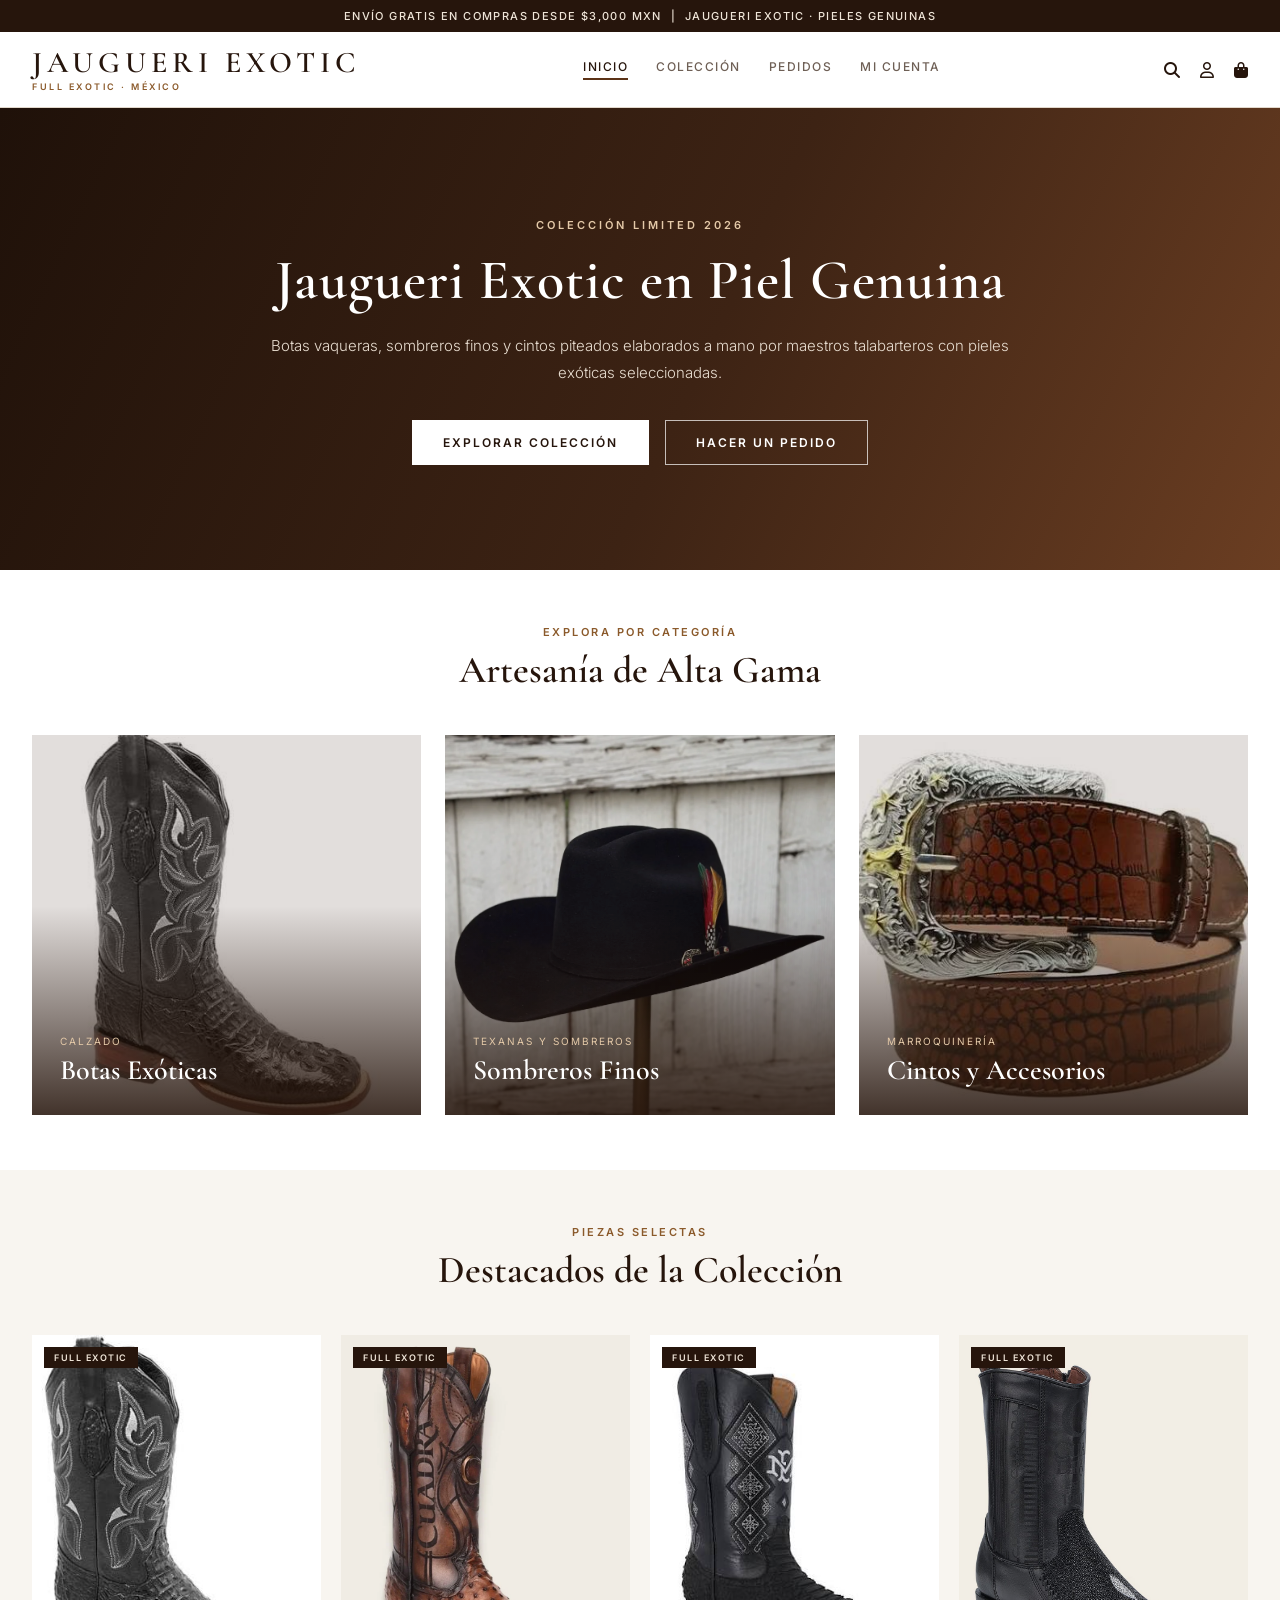
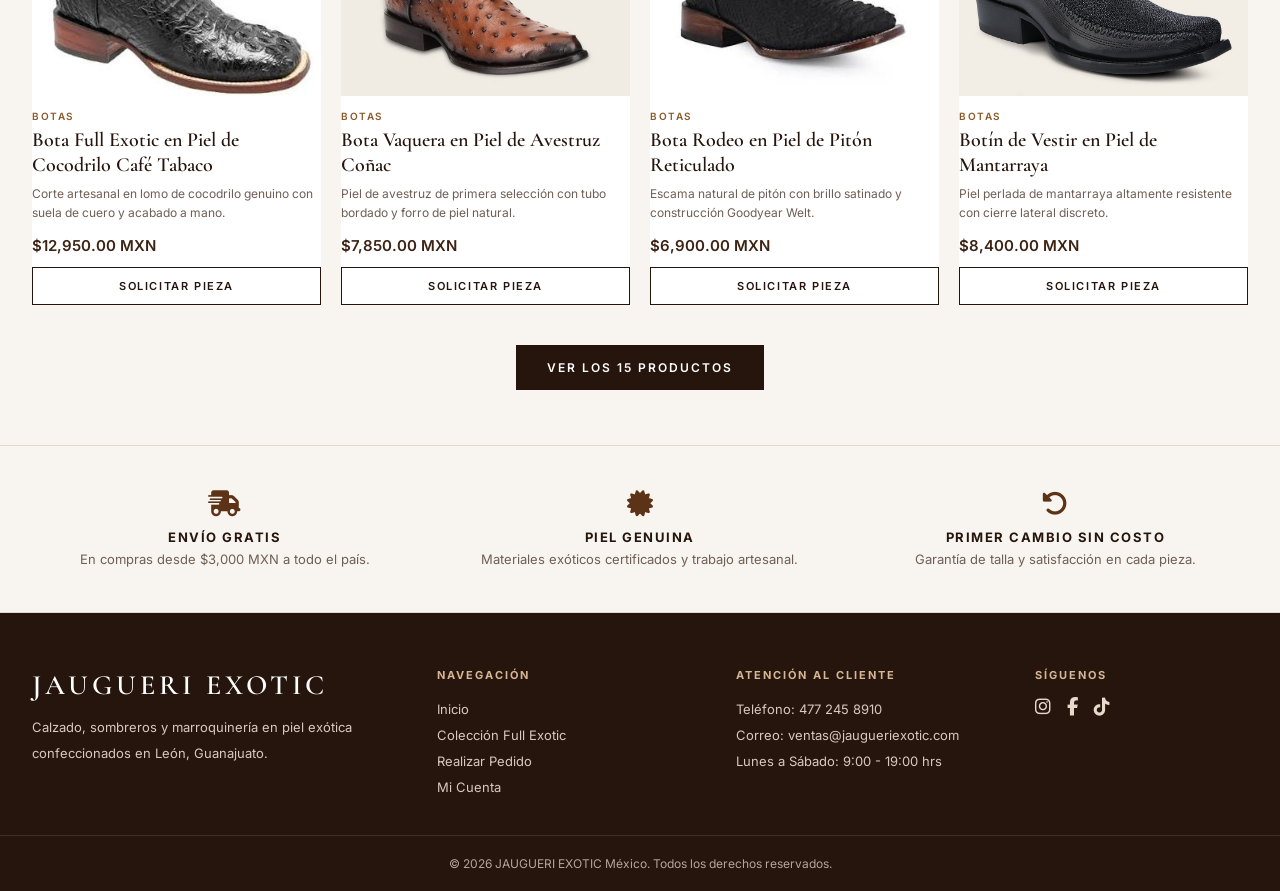
<file: index.html>
<!DOCTYPE html>
<html lang="es">
<head>
    <meta charset="UTF-8">
    <meta name="viewport" content="width=device-width, initial-scale=1.0">
    <meta name="description" content="Jaugueri Exotic — Calzado, sombreros y marroquinería en piel genuina exótica.">
    <title>JAUGUERI EXOTIC | Pieles Exóticas y Marroquinería</title>
    <link rel="stylesheet" href="styles.css">
    <link href="https://fonts.googleapis.com/css2?family=Cormorant+Garamond:wght@500;600;700&family=Inter:wght@300;400;500;600;700&display=swap" rel="stylesheet">
    <link rel="stylesheet" href="https://cdnjs.cloudflare.com/ajax/libs/font-awesome/6.4.0/css/all.min.css">
</head>

<body data-page="inicio">

<div class="barra-anuncio">
    ENVÍO GRATIS EN COMPRAS DESDE $3,000 MXN &nbsp;|&nbsp; JAUGUERI EXOTIC · PIELES GENUINAS
</div>

<header class="header-lujo">
    <div class="header-contenedor">
        <button type="button" class="btn-menu-movil" id="btnMenuMovil" aria-label="Abrir menú">
            <i class="fa-solid fa-bars"></i>
        </button>

        <a href="index.html" class="marca-logo">
            <span class="marca-titulo">JAUGUERI EXOTIC</span>
            <span class="marca-subtitulo">FULL EXOTIC · MÉXICO</span>
        </a>

        <nav class="nav-principal" id="navPrincipal" aria-label="Navegación principal">
            <a href="index.html" class="link-nav activo">Inicio</a>
            <a href="productos.html" class="link-nav">Colección</a>
            <a href="pedidos.html" class="link-nav">Pedidos</a>
            <a href="usuarios.html" class="link-nav" id="navCuentaLink">Mi Cuenta</a>
        </nav>

        <div class="header-iconos">
            <a href="productos.html" aria-label="Buscar colección"><i class="fa-solid fa-magnifying-glass"></i></a>
            <a href="usuarios.html" aria-label="Mi cuenta" class="icono-usuario-header" id="iconoUsuarioHeader">
                <i class="fa-regular fa-user"></i>
                <span id="nombreUsuarioHeader" class="nombre-header oculto"></span>
            </a>
            <a href="pedidos.html" aria-label="Realizar pedido"><i class="fa-solid fa-bag-shopping"></i></a>
        </div>
    </div>
</header>

<main>

    <section class="hero-editorial">
        <div class="hero-contenido">
            <span class="hero-etiqueta">COLECCIÓN LIMITED 2026</span>
            <h1>Jaugueri Exotic en Piel Genuina</h1>
            <p>
                Botas vaqueras, sombreros finos y cintos piteados elaborados a mano por maestros
                talabarteros con pieles exóticas seleccionadas.
            </p>
            <div class="hero-acciones">
                <a href="productos.html" class="btn-lujo">Explorar Colección</a>
                <a href="pedidos.html" class="btn-lujo-contorno">Hacer un Pedido</a>
            </div>
        </div>
    </section>

    <section class="seccion-contenedor">
        <div class="encabezado-seccion">
            <span class="subtitulo-seccion">EXPLORA POR CATEGORÍA</span>
            <h2>Artesanía de Alta Gama</h2>
        </div>

        <div class="grid-categorias">
            <a href="productos.html?cat=Botas" class="card-categoria">
                <img src="img/bota_cocodrilo.jpg" alt="Botas Exóticas"
                     onerror="this.src='https://via.placeholder.com/500x600/3d2314/FFFFFF?text=Botas+Exoticas'">
                <div class="overlay-categoria">
                    <span>CALZADO</span>
                    <h3>Botas Exóticas</h3>
                </div>
            </a>

            <a href="productos.html?cat=Sombreros" class="card-categoria">
                <img src="img/sombrero_castor.jpg" alt="Sombreros Finos"
                     onerror="this.src='https://via.placeholder.com/500x600/4e2e1a/FFFFFF?text=Sombreros+Finos'">
                <div class="overlay-categoria">
                    <span>TEXANAS Y SOMBREROS</span>
                    <h3>Sombreros Finos</h3>
                </div>
            </a>

            <a href="productos.html?cat=Cintos" class="card-categoria">
                <img src="img/cinto_cocodrilo.jpg" alt="Cintos y Accesorios"
                     onerror="this.src='https://via.placeholder.com/500x600/5c3822/FFFFFF?text=Cintos+Exoticos'">
                <div class="overlay-categoria">
                    <span>MARROQUINERÍA</span>
                    <h3>Cintos y Accesorios</h3>
                </div>
            </a>
        </div>
    </section>

    <section class="seccion-contenedor seccion-clara">
        <div class="encabezado-seccion">
            <span class="subtitulo-seccion">PIEZAS SELECTAS</span>
            <h2>Destacados de la Colección</h2>
        </div>

        <div id="destacadosInicio" class="grid-productos"></div>

        <div class="centro-accion">
            <a href="productos.html" class="btn-lujo">Ver los 15 Productos</a>
        </div>
    </section>

    <section class="franja-beneficios">
        <div class="beneficio-item">
            <i class="fa-solid fa-truck-fast"></i>
            <h4>Envío Gratis</h4>
            <p>En compras desde $3,000 MXN a todo el país.</p>
        </div>
        <div class="beneficio-item">
            <i class="fa-solid fa-certificate"></i>
            <h4>Piel Genuina</h4>
            <p>Materiales exóticos certificados y trabajo artesanal.</p>
        </div>
        <div class="beneficio-item">
            <i class="fa-solid fa-rotate-left"></i>
            <h4>Primer Cambio Sin Costo</h4>
            <p>Garantía de talla y satisfacción en cada pieza.</p>
        </div>
    </section>

</main>

<footer class="footer-lujo">
    <div class="footer-grid">
        <div>
            <h3 class="footer-marca">JAUGUERI EXOTIC</h3>
            <p>Calzado, sombreros y marroquinería en piel exótica confeccionados en León, Guanajuato.</p>
        </div>
        <div>
            <h4>Navegación</h4>
            <ul>
                <li><a href="index.html">Inicio</a></li>
                <li><a href="productos.html">Colección Full Exotic</a></li>
                <li><a href="pedidos.html">Realizar Pedido</a></li>
                <li><a href="usuarios.html">Mi Cuenta</a></li>
            </ul>
        </div>
        <div>
            <h4>Atención al Cliente</h4>
            <ul>
                <li>Teléfono: 477 245 8910</li>
                <li>Correo: ventas@jaugueriexotic.com</li>
                <li>Lunes a Sábado: 9:00 - 19:00 hrs</li>
            </ul>
        </div>
        <div>
            <h4>Síguenos</h4>
            <div class="redes-footer">
                <a href="#" aria-label="Instagram"><i class="fa-brands fa-instagram"></i></a>
                <a href="#" aria-label="Facebook"><i class="fa-brands fa-facebook-f"></i></a>
                <a href="#" aria-label="TikTok"><i class="fa-brands fa-tiktok"></i></a>
            </div>
        </div>
    </div>
    <div class="footer-bottom">
        © 2026 JAUGUERI EXOTIC México. Todos los derechos reservados.
    </div>
</footer>

<script src="script.js"></script>
</body>
</html>
</file>
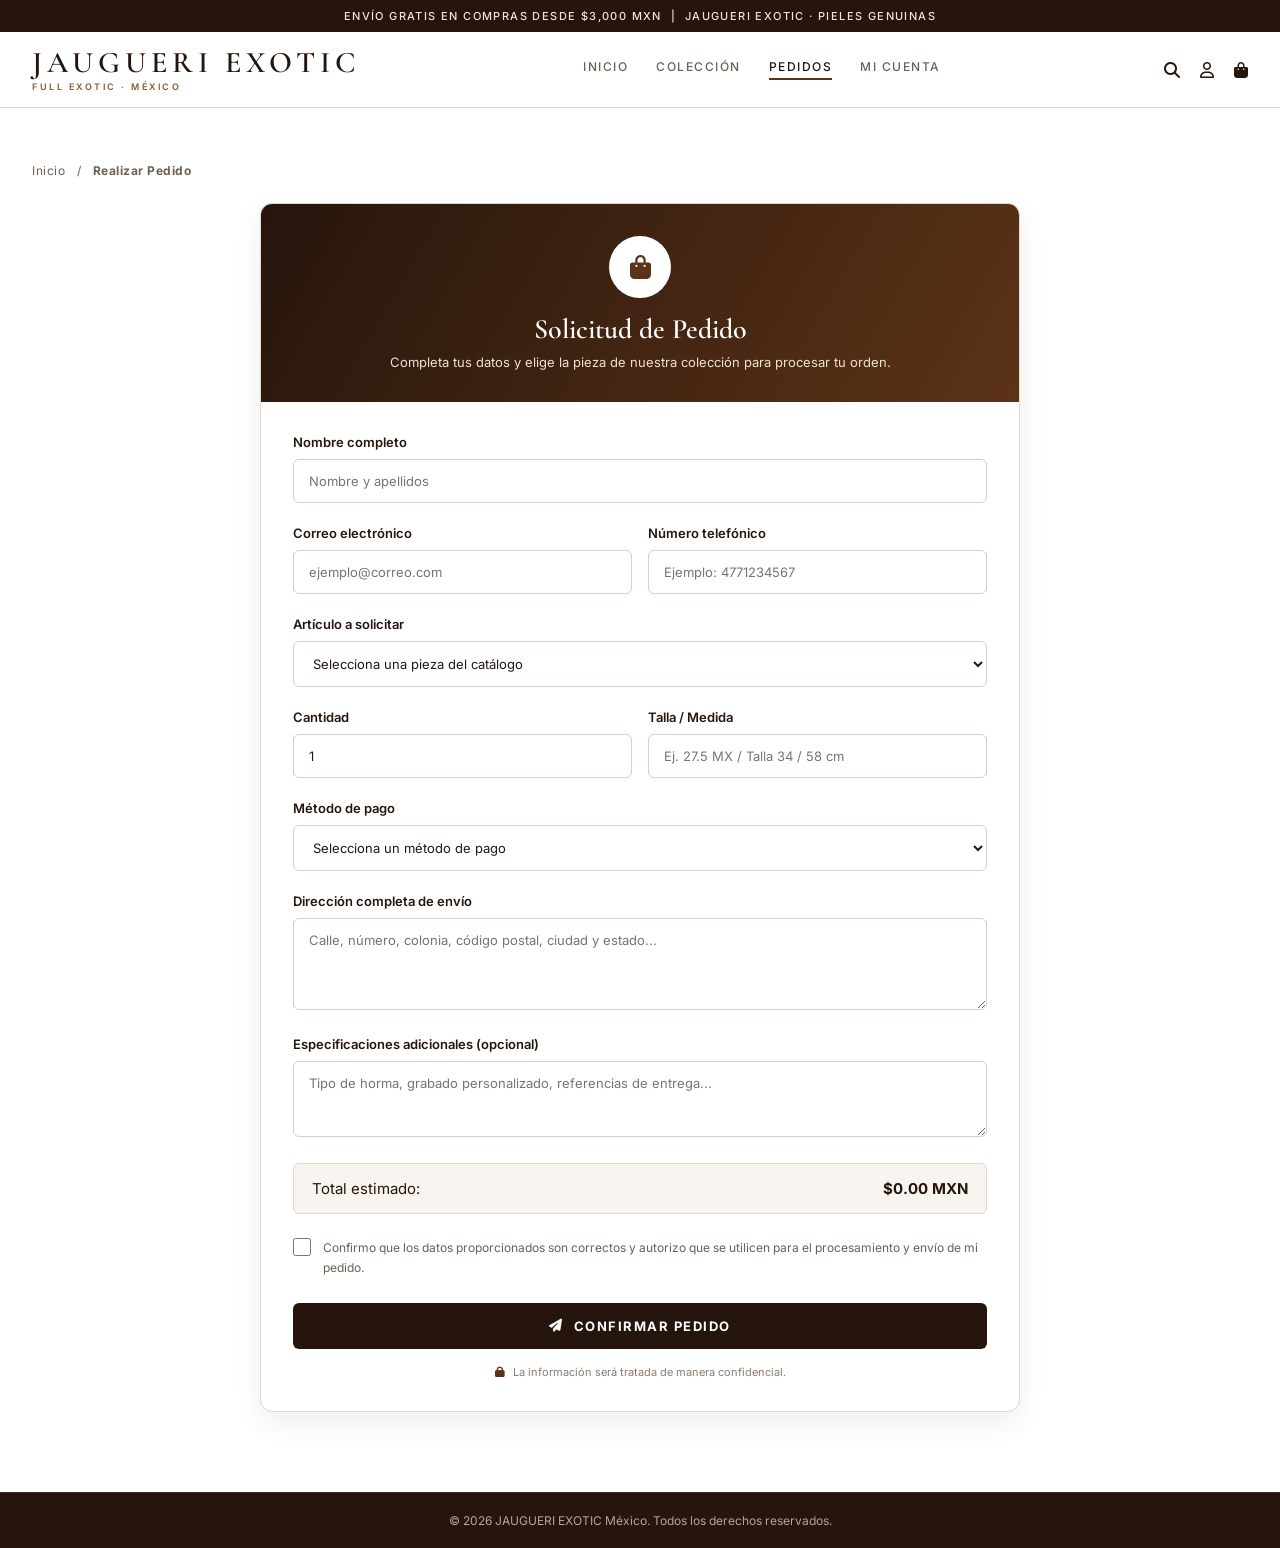
<file: pedidos.html>
<!DOCTYPE html>
<html lang="es">
<head>
    <meta charset="UTF-8">
    <meta name="viewport" content="width=device-width, initial-scale=1.0">
    <title>Pedidos | JAUGUERI EXOTIC</title>
    <link rel="stylesheet" href="styles.css">
    <link href="https://fonts.googleapis.com/css2?family=Cormorant+Garamond:wght@500;600;700&family=Inter:wght@300;400;500;600;700&display=swap" rel="stylesheet">
    <link rel="stylesheet" href="https://cdnjs.cloudflare.com/ajax/libs/font-awesome/6.4.0/css/all.min.css">
</head>

<body data-page="pedidos">

<div class="barra-anuncio">
    ENVÍO GRATIS EN COMPRAS DESDE $3,000 MXN &nbsp;|&nbsp; JAUGUERI EXOTIC · PIELES GENUINAS
</div>

<header class="header-lujo">
    <div class="header-contenedor">
        <button type="button" class="btn-menu-movil" id="btnMenuMovil" aria-label="Abrir menú">
            <i class="fa-solid fa-bars"></i>
        </button>

        <a href="index.html" class="marca-logo">
            <span class="marca-titulo">JAUGUERI EXOTIC</span>
            <span class="marca-subtitulo">FULL EXOTIC · MÉXICO</span>
        </a>

        <nav class="nav-principal" id="navPrincipal" aria-label="Navegación principal">
            <a href="index.html" class="link-nav">Inicio</a>
            <a href="productos.html" class="link-nav">Colección</a>
            <a href="pedidos.html" class="link-nav activo">Pedidos</a>
            <a href="usuarios.html" class="link-nav" id="navCuentaLink">Mi Cuenta</a>
        </nav>

        <div class="header-iconos">
            <a href="productos.html" aria-label="Buscar colección"><i class="fa-solid fa-magnifying-glass"></i></a>
            <a href="usuarios.html" aria-label="Mi cuenta" class="icono-usuario-header" id="iconoUsuarioHeader">
                <i class="fa-regular fa-user"></i>
                <span id="nombreUsuarioHeader" class="nombre-header oculto"></span>
            </a>
            <a href="pedidos.html" aria-label="Realizar pedido"><i class="fa-solid fa-bag-shopping"></i></a>
        </div>
    </div>
</header>

<main class="seccion-contenedor">

    <div class="migas-pan">
        <a href="index.html">Inicio</a> <span>/</span> <strong>Realizar Pedido</strong>
    </div>

    <section class="contenedor-formulario">
        <form class="formulario" id="formPedido" method="POST" action="guardar_pedido.php" novalidate>

            <header class="encabezado-formulario">
                <section class="icono-principal">
                    <i class="fa-solid fa-bag-shopping"></i>
                </section>
                <h2>Solicitud de Pedido</h2>
                <p>Completa tus datos y elige la pieza de nuestra colección para procesar tu orden.</p>
            </header>

            <section class="contenido-formulario">

                <section class="campo">
                    <label for="nombreCliente">Nombre completo</label>
                    <input type="text" id="nombreCliente" name="nombre_cliente"
                        placeholder="Nombre y apellidos" maxlength="100" required>
                </section>

                <section class="campo-doble">
                    <section class="campo">
                        <label for="correoCliente">Correo electrónico</label>
                        <input type="email" id="correoCliente" name="correo"
                            placeholder="ejemplo@correo.com" maxlength="100" required>
                    </section>

                    <section class="campo">
                        <label for="telefonoCliente">Número telefónico</label>
                        <input type="tel" id="telefonoCliente" name="telefono"
                            placeholder="Ejemplo: 4771234567" maxlength="20"
                            pattern="[0-9+\-\s()]{10,20}" required>
                    </section>
                </section>

                <section class="campo">
                    <label for="productoPedido">Artículo a solicitar</label>
                    <select id="productoPedido" name="producto" required>
                        <option value="">Selecciona una pieza del catálogo</option>
                    </select>
                </section>

                <section class="campo-doble">
                    <section class="campo">
                        <label for="cantidadPedido">Cantidad</label>
                        <input type="number" id="cantidadPedido" name="cantidad"
                            min="1" max="50" value="1" required>
                    </section>

                    <section class="campo">
                        <label for="tallaPedido">Talla / Medida</label>
                        <input type="text" id="tallaPedido" name="talla"
                            placeholder="Ej. 27.5 MX / Talla 34 / 58 cm" maxlength="40" required>
                    </section>
                </section>

                <section class="campo">
                    <label for="metodoPago">Método de pago</label>
                    <select id="metodoPago" name="metodo_pago" required>
                        <option value="">Selecciona un método de pago</option>
                        <option value="Transferencia bancaria">Transferencia bancaria</option>
                        <option value="Tarjeta de crédito o débito">Tarjeta de crédito o débito</option>
                        <option value="Pago contra entrega">Pago contra entrega</option>
                        <option value="Depósito en efectivo">Depósito en efectivo</option>
                    </select>
                </section>

                <section class="campo">
                    <label for="direccionPedido">Dirección completa de envío</label>
                    <textarea id="direccionPedido" name="direccion"
                        rows="4" maxlength="500" required
                        placeholder="Calle, número, colonia, código postal, ciudad y estado..."></textarea>
                </section>

                <section class="campo">
                    <label for="notasPedido">Especificaciones adicionales (opcional)</label>
                    <textarea id="notasPedido" name="notas"
                        rows="3" maxlength="500"
                        placeholder="Tipo de horma, grabado personalizado, referencias de entrega..."></textarea>
                </section>

                <section class="resumen-total">
                    <span>Total estimado:</span>
                    <strong id="totalPedidoTexto">$0.00 MXN</strong>
                </section>

                <section class="aceptacion">
                    <input type="checkbox" id="aceptoPedido" required>
                    <label for="aceptoPedido">
                        Confirmo que los datos proporcionados son correctos y autorizo que se
                        utilicen para el procesamiento y envío de mi pedido.
                    </label>
                </section>

                <section class="acciones">
                    <button type="submit" class="boton">
                        <i class="fa-solid fa-paper-plane"></i>
                        <span class="texto-boton">Confirmar pedido</span>
                        <span class="spinner" aria-hidden="true"></span>
                    </button>

                    <p class="confidencialidad">
                        <i class="fa-solid fa-lock"></i>
                        La información será tratada de manera confidencial.
                    </p>

                    <p id="respuestaPedido" class="respuesta-formulario"
                        role="status" aria-live="polite"></p>
                </section>

            </section>
        </form>
    </section>

</main>

<footer class="footer-lujo">
    <div class="footer-bottom">
        © 2026 JAUGUERI EXOTIC México. Todos los derechos reservados.
    </div>
</footer>

<script src="script.js"></script>
</body>
</html>
</file>
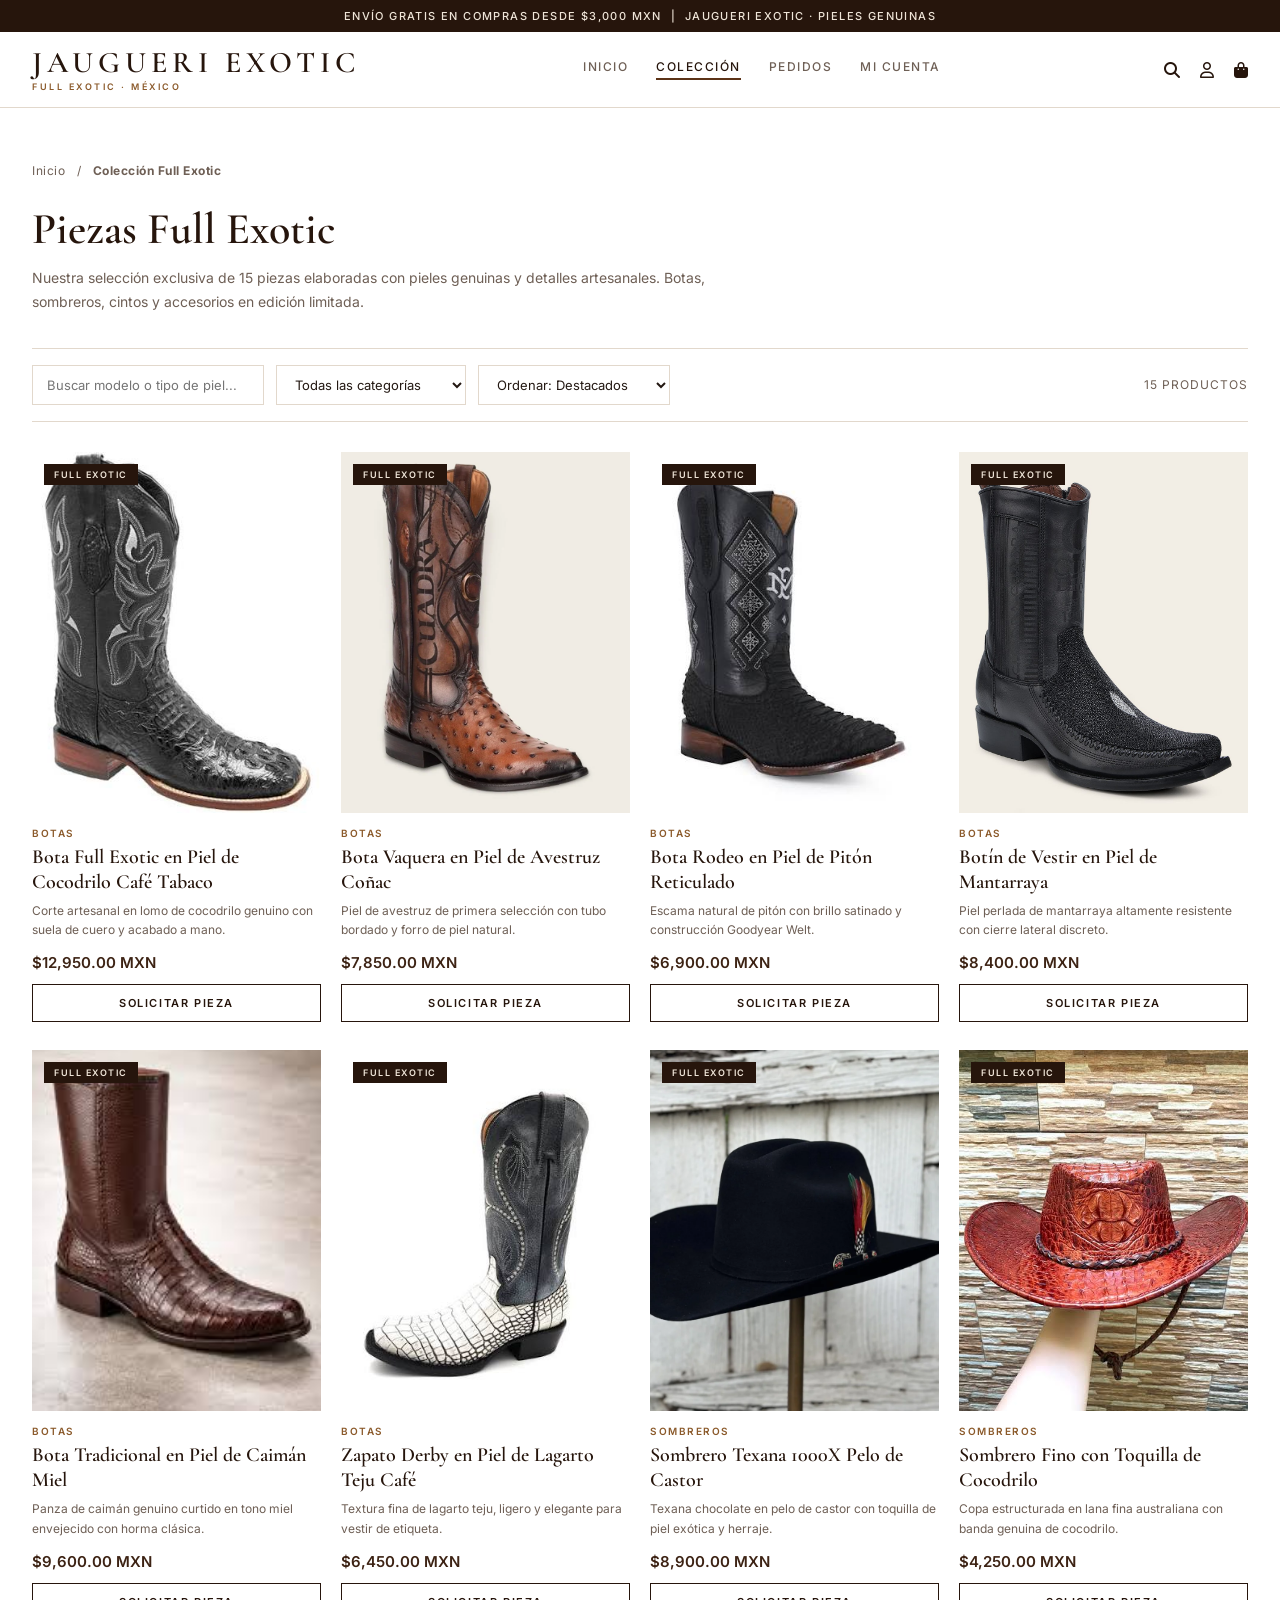
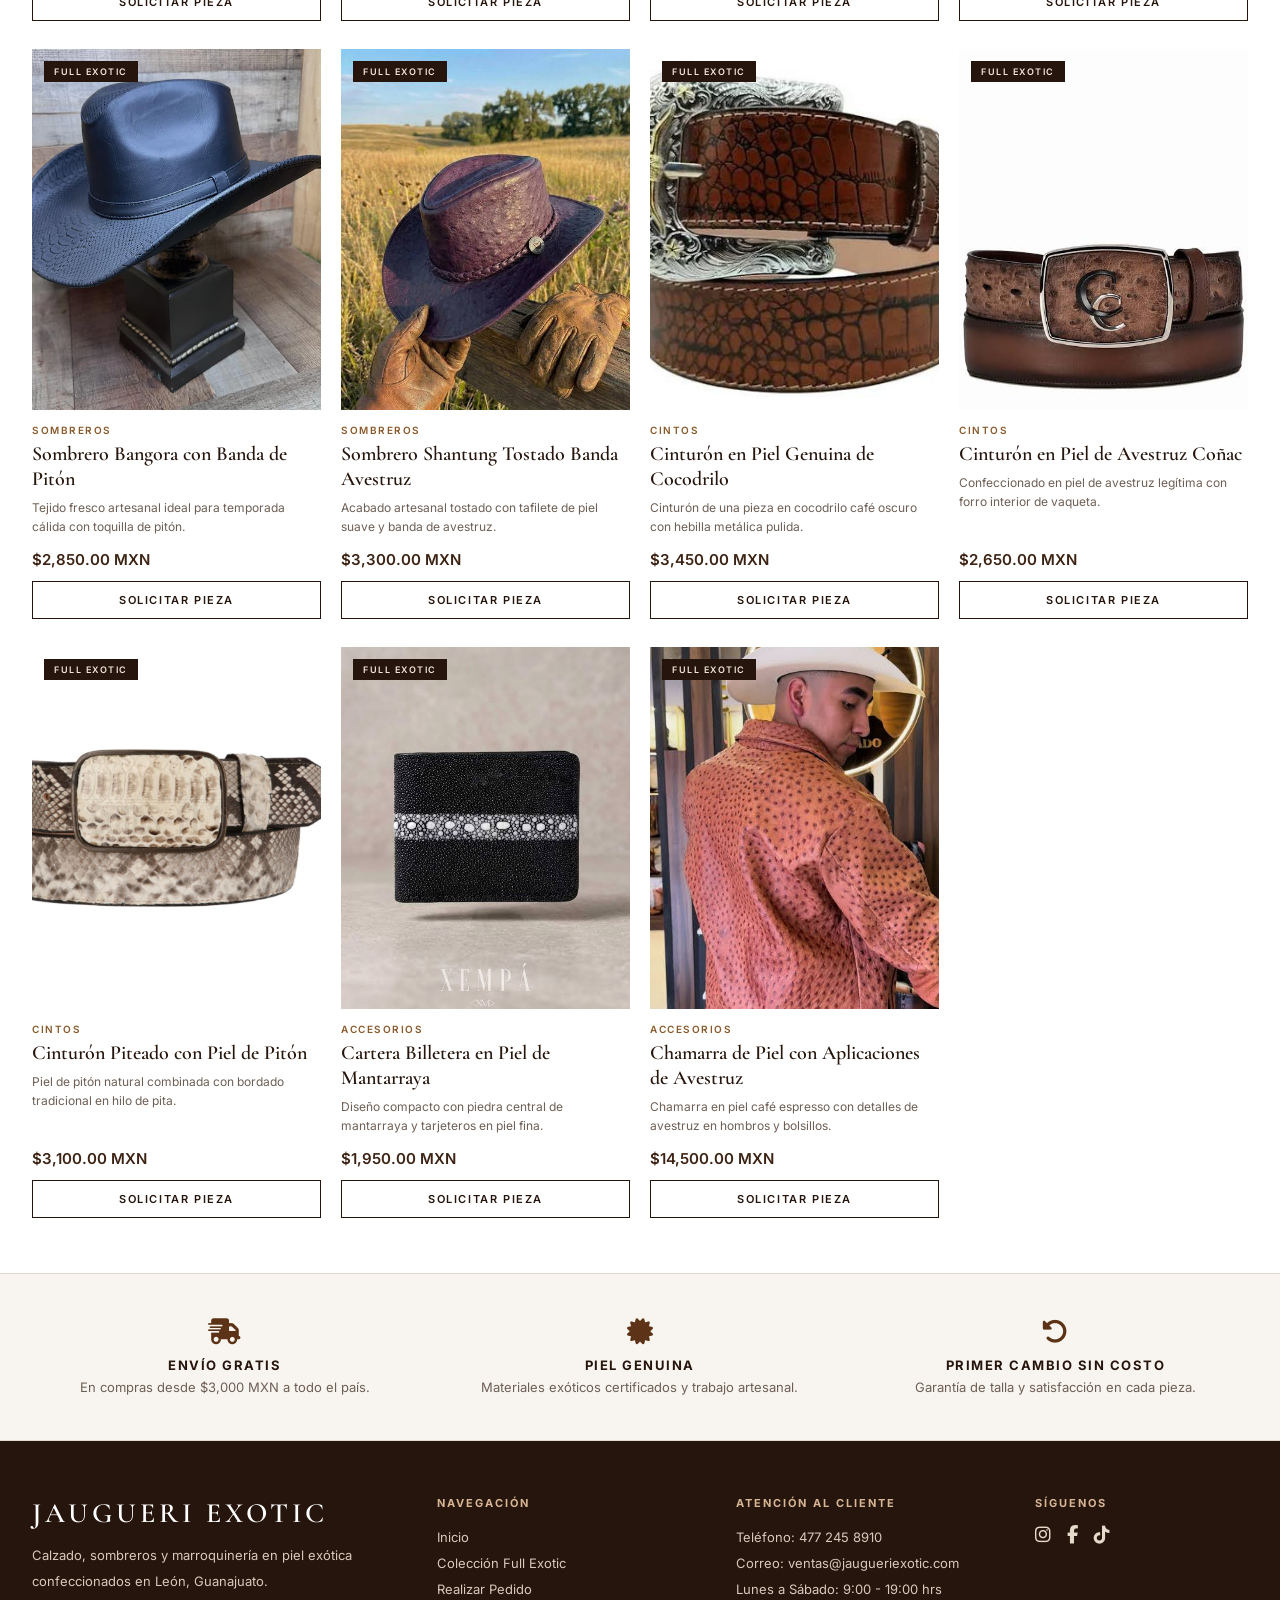
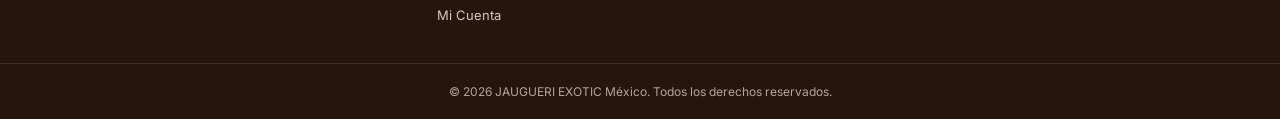
<file: productos.html>
<!DOCTYPE html>
<html lang="es">
<head>
    <meta charset="UTF-8">
    <meta name="viewport" content="width=device-width, initial-scale=1.0">
    <title>Colección Full Exotic | JAUGUERI EXOTIC</title>
    <link rel="stylesheet" href="styles.css">
    <link href="https://fonts.googleapis.com/css2?family=Cormorant+Garamond:wght@500;600;700&family=Inter:wght@300;400;500;600;700&display=swap" rel="stylesheet">
    <link rel="stylesheet" href="https://cdnjs.cloudflare.com/ajax/libs/font-awesome/6.4.0/css/all.min.css">
</head>

<body data-page="productos">

<div class="barra-anuncio">
    ENVÍO GRATIS EN COMPRAS DESDE $3,000 MXN &nbsp;|&nbsp; JAUGUERI EXOTIC · PIELES GENUINAS
</div>

<header class="header-lujo">
    <div class="header-contenedor">
        <button type="button" class="btn-menu-movil" id="btnMenuMovil" aria-label="Abrir menú">
            <i class="fa-solid fa-bars"></i>
        </button>

        <a href="index.html" class="marca-logo">
            <span class="marca-titulo">JAUGUERI EXOTIC</span>
            <span class="marca-subtitulo">FULL EXOTIC · MÉXICO</span>
        </a>

        <nav class="nav-principal" id="navPrincipal" aria-label="Navegación principal">
            <a href="index.html" class="link-nav">Inicio</a>
            <a href="productos.html" class="link-nav activo">Colección</a>
            <a href="pedidos.html" class="link-nav">Pedidos</a>
            <a href="usuarios.html" class="link-nav" id="navCuentaLink">Mi Cuenta</a>
        </nav>

        <div class="header-iconos">
            <a href="productos.html" aria-label="Buscar colección"><i class="fa-solid fa-magnifying-glass"></i></a>
            <a href="usuarios.html" aria-label="Mi cuenta" class="icono-usuario-header" id="iconoUsuarioHeader">
                <i class="fa-regular fa-user"></i>
                <span id="nombreUsuarioHeader" class="nombre-header oculto"></span>
            </a>
            <a href="pedidos.html" aria-label="Realizar pedido"><i class="fa-solid fa-bag-shopping"></i></a>
        </div>
    </div>
</header>

<main class="seccion-contenedor">

    <div class="migas-pan">
        <a href="index.html">Inicio</a> <span>/</span> <strong>Colección Full Exotic</strong>
    </div>

    <div class="encabezado-coleccion">
        <h1>Piezas Full Exotic</h1>
        <p>
            Nuestra selección exclusiva de 15 piezas elaboradas con pieles genuinas y detalles
            artesanales. Botas, sombreros, cintos y accesorios en edición limitada.
        </p>
    </div>

    <div class="barra-herramientas">
        <div class="filtros-grupo">
            <input type="text" id="buscadorProductos" placeholder="Buscar modelo o tipo de piel...">
            <select id="filtroCategoria">
                <option value="todas">Todas las categorías</option>
                <option value="Botas">Botas</option>
                <option value="Sombreros">Sombreros</option>
                <option value="Cintos">Cintos</option>
                <option value="Accesorios">Accesorios</option>
            </select>
            <select id="ordenPrecio">
                <option value="destacados">Ordenar: Destacados</option>
                <option value="menor">Precio: Menor a Mayor</option>
                <option value="mayor">Precio: Mayor a Menor</option>
            </select>
        </div>
        <span id="contadorProductos" class="contador-productos">15 productos</span>
    </div>

    <section id="catalogoProductos" class="grid-productos"></section>

</main>

<section class="franja-beneficios">
    <div class="beneficio-item">
        <i class="fa-solid fa-truck-fast"></i>
        <h4>Envío Gratis</h4>
        <p>En compras desde $3,000 MXN a todo el país.</p>
    </div>
    <div class="beneficio-item">
        <i class="fa-solid fa-certificate"></i>
        <h4>Piel Genuina</h4>
        <p>Materiales exóticos certificados y trabajo artesanal.</p>
    </div>
    <div class="beneficio-item">
        <i class="fa-solid fa-rotate-left"></i>
        <h4>Primer Cambio Sin Costo</h4>
        <p>Garantía de talla y satisfacción en cada pieza.</p>
    </div>
</section>

<footer class="footer-lujo">
    <div class="footer-grid">
        <div>
            <h3 class="footer-marca">JAUGUERI EXOTIC</h3>
            <p>Calzado, sombreros y marroquinería en piel exótica confeccionados en León, Guanajuato.</p>
        </div>
        <div>
            <h4>Navegación</h4>
            <ul>
                <li><a href="index.html">Inicio</a></li>
                <li><a href="productos.html">Colección Full Exotic</a></li>
                <li><a href="pedidos.html">Realizar Pedido</a></li>
                <li><a href="usuarios.html">Mi Cuenta</a></li>
            </ul>
        </div>
        <div>
            <h4>Atención al Cliente</h4>
            <ul>
                <li>Teléfono: 477 245 8910</li>
                <li>Correo: ventas@jaugueriexotic.com</li>
                <li>Lunes a Sábado: 9:00 - 19:00 hrs</li>
            </ul>
        </div>
        <div>
            <h4>Síguenos</h4>
            <div class="redes-footer">
                <a href="#" aria-label="Instagram"><i class="fa-brands fa-instagram"></i></a>
                <a href="#" aria-label="Facebook"><i class="fa-brands fa-facebook-f"></i></a>
                <a href="#" aria-label="TikTok"><i class="fa-brands fa-tiktok"></i></a>
            </div>
        </div>
    </div>
    <div class="footer-bottom">
        © 2026 JAUGUERI EXOTIC México. Todos los derechos reservados.
    </div>
</footer>

<script src="script.js"></script>
</body>
</html>
</file>
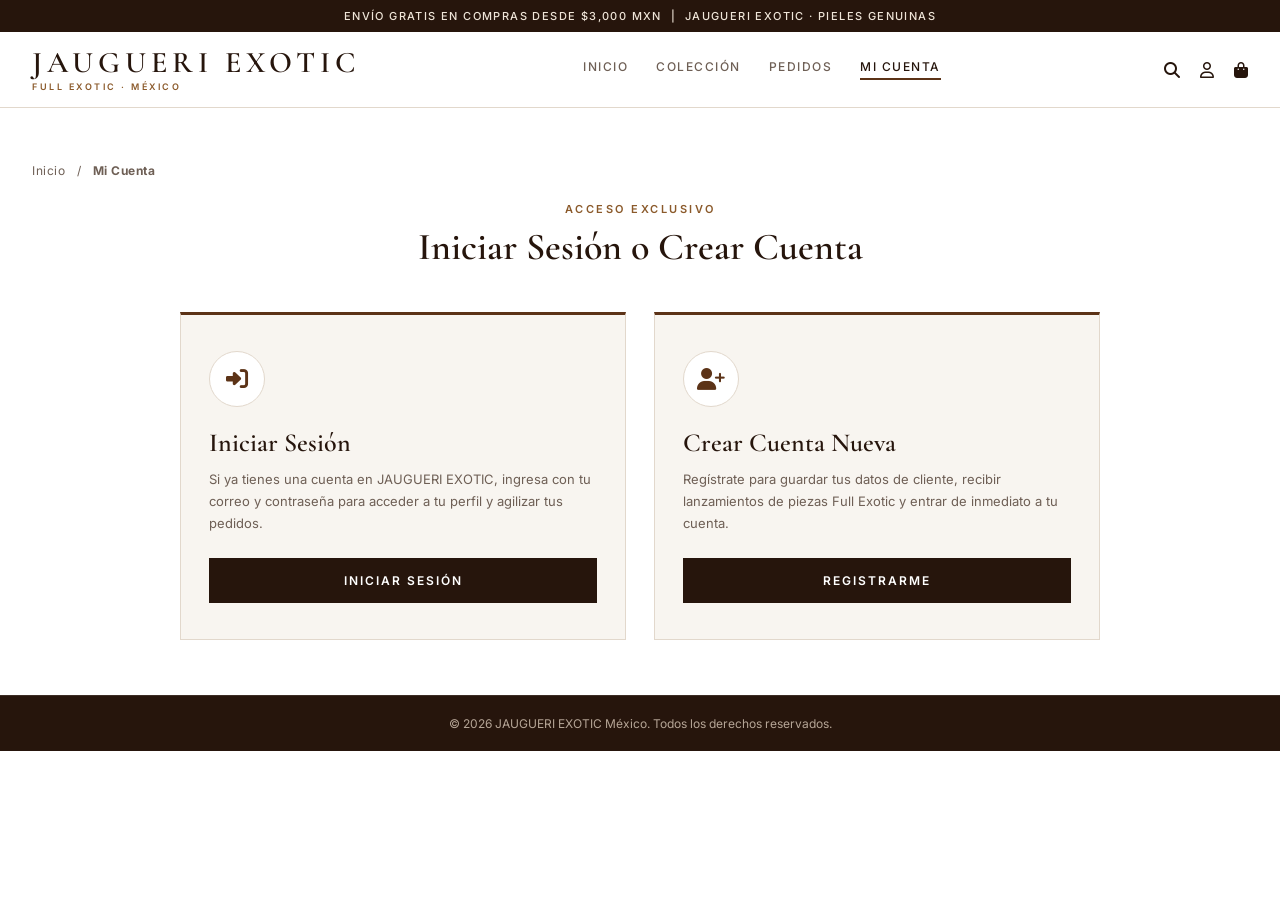
<file: usuarios.html>
<!DOCTYPE html>
<html lang="es">
<head>
    <meta charset="UTF-8">
    <meta name="viewport" content="width=device-width, initial-scale=1.0">
    <title>Mi Cuenta | JAUGUERI EXOTIC</title>
    <link rel="stylesheet" href="styles.css">
    <link href="https://fonts.googleapis.com/css2?family=Cormorant+Garamond:wght@500;600;700&family=Inter:wght@300;400;500;600;700&display=swap" rel="stylesheet">
    <link rel="stylesheet" href="https://cdnjs.cloudflare.com/ajax/libs/font-awesome/6.4.0/css/all.min.css">
</head>

<body data-page="usuarios">

<div class="barra-anuncio">
    ENVÍO GRATIS EN COMPRAS DESDE $3,000 MXN &nbsp;|&nbsp; JAUGUERI EXOTIC · PIELES GENUINAS
</div>

<header class="header-lujo">
    <div class="header-contenedor">
        <button type="button" class="btn-menu-movil" id="btnMenuMovil" aria-label="Abrir menú">
            <i class="fa-solid fa-bars"></i>
        </button>

        <a href="index.html" class="marca-logo">
            <span class="marca-titulo">JAUGUERI EXOTIC</span>
            <span class="marca-subtitulo">FULL EXOTIC · MÉXICO</span>
        </a>

        <nav class="nav-principal" id="navPrincipal" aria-label="Navegación principal">
            <a href="index.html" class="link-nav">Inicio</a>
            <a href="productos.html" class="link-nav">Colección</a>
            <a href="pedidos.html" class="link-nav">Pedidos</a>
            <a href="usuarios.html" class="link-nav activo" id="navCuentaLink">Mi Cuenta</a>
        </nav>

        <div class="header-iconos">
            <a href="productos.html" aria-label="Buscar colección"><i class="fa-solid fa-magnifying-glass"></i></a>
            <a href="usuarios.html" aria-label="Mi cuenta" class="icono-usuario-header" id="iconoUsuarioHeader">
                <i class="fa-regular fa-user"></i>
                <span id="nombreUsuarioHeader" class="nombre-header oculto"></span>
            </a>
            <a href="pedidos.html" aria-label="Realizar pedido"><i class="fa-solid fa-bag-shopping"></i></a>
        </div>
    </div>
</header>

<main class="seccion-contenedor">

    <div class="migas-pan">
        <a href="index.html">Inicio</a> <span>/</span> <strong>Mi Cuenta</strong>
    </div>

    <!-- PANEL DE CUENTA ACTIVA (SE MUESTRA AL INICIAR SESIÓN O REGISTRARSE) -->
    <section id="panelCuentaActiva" class="panel-cuenta oculto">
        <div class="cuenta-cabecera">
            <div class="avatar-cuenta">
                <i class="fa-solid fa-user-check"></i>
            </div>
            <div>
                <span class="subtitulo-seccion">SESIÓN ACTIVA · CLIENTE JAUGUERI EXOTIC</span>
                <h2 id="perfilNombre">Bienvenido</h2>
                <p id="perfilCorreo" class="perfil-dato"></p>
                <p id="perfilTelefono" class="perfil-dato"></p>
            </div>
        </div>

        <div class="cuenta-tarjetas">
            <article class="cuenta-card">
                <i class="fa-solid fa-bag-shopping"></i>
                <h3>Realizar un Pedido</h3>
                <p>Tus datos de cliente ya están listos para agilizar tu próxima compra.</p>
                <a href="pedidos.html" class="btn-lujo">Ir a Pedidos</a>
            </article>

            <article class="cuenta-card">
                <i class="fa-solid fa-hat-cowboy"></i>
                <h3>Explorar Colección</h3>
                <p>Descubre nuestras 15 piezas Full Exotic en piel genuina.</p>
                <a href="productos.html" class="btn-lujo">Ver Catálogo</a>
            </article>
        </div>

        <div class="cuenta-pie">
            <button type="button" id="btnCerrarSesion" class="boton-volver">
                <i class="fa-solid fa-right-from-bracket"></i> Cerrar Sesión
            </button>
        </div>
    </section>

    <!-- ENCABEZADO Y OPCIONES DE ACCESO (CUANDO NO HAY SESIÓN) -->
    <section id="bloqueAccesoUsuarios">
        <div class="encabezado-seccion">
            <span class="subtitulo-seccion">ACCESO EXCLUSIVO</span>
            <h2>Iniciar Sesión o Crear Cuenta</h2>
        </div>

        <section id="opcionesUsuarios" class="opciones-registros">
            <article class="tarjeta-opcion">
                <section class="icono-tarjeta">
                    <i class="fa-solid fa-right-to-bracket"></i>
                </section>
                <h3>Iniciar Sesión</h3>
                <p>
                    Si ya tienes una cuenta en JAUGUERI EXOTIC, ingresa con tu correo y contraseña
                    para acceder a tu perfil y agilizar tus pedidos.
                </p>
                <button type="button" class="btn-lujo" data-formulario="login">
                    Iniciar Sesión
                </button>
            </article>

            <article class="tarjeta-opcion">
                <section class="icono-tarjeta">
                    <i class="fa-solid fa-user-plus"></i>
                </section>
                <h3>Crear Cuenta Nueva</h3>
                <p>
                    Regístrate para guardar tus datos de cliente, recibir lanzamientos de piezas
                    Full Exotic y entrar de inmediato a tu cuenta.
                </p>
                <button type="button" class="btn-lujo" data-formulario="registro">
                    Registrarme
                </button>
            </article>
        </section>

        <!-- FORMULARIO DE LOGIN -->
        <section id="formularioLogin" class="formulario-ventana oculto">
            <button type="button" class="boton-volver" data-volver>
                <i class="fa-solid fa-arrow-left"></i> Regresar a opciones
            </button>

            <section class="contenedor-formulario">
                <form class="formulario" id="formLogin" method="POST" action="login.php" novalidate>
                    <header class="encabezado-formulario">
                        <section class="icono-principal">
                            <i class="fa-solid fa-right-to-bracket"></i>
                        </section>
                        <h2>Iniciar Sesión</h2>
                        <p>Ingresa tus credenciales para entrar a tu cuenta.</p>
                    </header>

                    <section class="contenido-formulario">
                        <section class="campo">
                            <label for="correoLogin">Correo electrónico</label>
                            <input type="email" id="correoLogin" name="correo"
                                placeholder="ejemplo@correo.com" maxlength="100" required>
                        </section>

                        <section class="campo">
                            <label for="claveLogin">Contraseña</label>
                            <input type="password" id="claveLogin" name="password"
                                placeholder="Mínimo 6 caracteres" minlength="6" maxlength="50" required>
                        </section>

                        <section class="acciones">
                            <button type="submit" class="boton">
                                <i class="fa-solid fa-right-to-bracket"></i>
                                <span class="texto-boton">Ingresar a mi cuenta</span>
                                <span class="spinner" aria-hidden="true"></span>
                            </button>

                            <p class="confidencialidad">
                                <i class="fa-solid fa-lock"></i>
                                La información será tratada de manera confidencial.
                            </p>

                            <p id="respuestaLogin" class="respuesta-formulario"
                                role="status" aria-live="polite"></p>
                        </section>
                    </section>
                </form>
            </section>
        </section>

        <!-- FORMULARIO DE REGISTRO -->
        <section id="formularioRegistro" class="formulario-ventana oculto">
            <button type="button" class="boton-volver" data-volver>
                <i class="fa-solid fa-arrow-left"></i> Regresar a opciones
            </button>

            <section class="contenedor-formulario">
                <form class="formulario" id="formRegistroUsuario" method="POST" action="registrar_usuario.php" novalidate>
                    <header class="encabezado-formulario">
                        <section class="icono-principal">
                            <i class="fa-solid fa-user-plus"></i>
                        </section>
                        <h2>Registro de Usuario</h2>
                        <p>Completa el formulario para crear tu cuenta y entrar automáticamente.</p>
                    </header>

                    <section class="contenido-formulario">
                        <section class="campo">
                            <label for="nombreUsuario">Nombre completo</label>
                            <input type="text" id="nombreUsuario" name="nombre"
                                placeholder="Nombre completo" maxlength="100" required>
                        </section>

                        <section class="campo">
                            <label for="correoUsuario">Correo electrónico</label>
                            <input type="email" id="correoUsuario" name="correo"
                                placeholder="ejemplo@correo.com" maxlength="100" required>
                        </section>

                        <section class="campo">
                            <label for="telefonoUsuario">Número telefónico</label>
                            <input type="tel" id="telefonoUsuario" name="telefono"
                                placeholder="Ejemplo: 4771234567" maxlength="20"
                                pattern="[0-9+\-\s()]{10,20}" required>
                        </section>

                        <section class="campo">
                            <label for="claveUsuario">Contraseña</label>
                            <input type="password" id="claveUsuario" name="password"
                                placeholder="Mínimo 6 caracteres" minlength="6" maxlength="50" required>
                        </section>

                        <section class="aceptacion">
                            <input type="checkbox" id="aceptoUsuario" required>
                            <label for="aceptoUsuario">
                                Confirmo que los datos son correctos y autorizo su uso para crear mi cuenta.
                            </label>
                        </section>

                        <section class="acciones">
                            <button type="submit" class="boton">
                                <i class="fa-solid fa-user-check"></i>
                                <span class="texto-boton">Crear cuenta y entrar</span>
                                <span class="spinner" aria-hidden="true"></span>
                            </button>

                            <p class="confidencialidad">
                                <i class="fa-solid fa-lock"></i>
                                La información será tratada de manera confidencial.
                            </p>

                            <p id="respuestaRegistroUsuario" class="respuesta-formulario"
                                role="status" aria-live="polite"></p>
                        </section>
                    </section>
                </form>
            </section>
        </section>
    </section>

</main>

<footer class="footer-lujo">
    <div class="footer-bottom">
        © 2026 JAUGUERI EXOTIC México. Todos los derechos reservados.
    </div>
</footer>

<script src="script.js"></script>
</body>
</html>
</file>
<file: styles.css>
/* =====================================
   1. CONFIGURACIÓN GENERAL Y PALETA CAFÉ LUJO
===================================== */
* {
    margin: 0;
    padding: 0;
    box-sizing: border-box;
}
:root {
    --cafe-espresso: #26150c;
    --cafe-oscuro: #3d2314;
    --cafe: #5c3317;
    --cafe-cognac: #8b5a2b;
    --crema: #f8f5f0;
    --arena: #eee6dc;
    --borde: #e2d8cc;
    --texto: #231812;
    --gris: #6e5f55;
    --blanco: #ffffff;
    --verde: #16a34a;
    --rojo: #dc2626;
}
html {
    scroll-behavior: smooth;
}
body {
    font-family: 'Inter', sans-serif;
    background: var(--blanco);
    color: var(--texto);
    min-height: 100vh;
    overflow-x: hidden;
}
h1, h2, h3, .marca-titulo {
    font-family: 'Cormorant Garamond', Georgia, serif;
    font-weight: 600;
}
a {
    text-decoration: none;
    color: inherit;
}
button, input, select, textarea {
    font: inherit;
}
.oculto {
    display: none !important;
}


/* =====================================
   2. BARRA DE ANUNCIOS Y HEADER SUPERIOR
===================================== */
.barra-anuncio {
    background: var(--cafe-espresso);
    color: #efe5d8;
    text-align: center;
    padding: 9px 15px;
    font-size: 11px;
    letter-spacing: 1.4px;
    font-weight: 500;
}
.header-lujo {
    position: sticky;
    top: 0;
    z-index: 100;
    background: rgba(255, 255, 255, 0.97);
    border-bottom: 1px solid var(--borde);
    backdrop-filter: blur(8px);
}
.header-contenedor {
    max-width: 1320px;
    margin: 0 auto;
    padding: 16px 32px;
    display: flex;
    align-items: center;
    justify-content: space-between;
    gap: 24px;
}
.marca-logo {
    display: flex;
    flex-direction: column;
    line-height: 1;
}
.marca-titulo {
    font-size: 30px;
    letter-spacing: 5px;
    color: var(--cafe-espresso);
}
.marca-subtitulo {
    font-size: 9px;
    letter-spacing: 2.5px;
    color: var(--cafe-cognac);
    margin-top: 4px;
    font-weight: 600;
}
.nav-principal {
    display: flex;
    align-items: center;
    gap: 28px;
}
.link-nav {
    font-size: 12px;
    text-transform: uppercase;
    letter-spacing: 1.5px;
    color: var(--gris);
    font-weight: 500;
    padding-bottom: 4px;
    border-bottom: 2px solid transparent;
    transition: 0.25s;
}
.link-nav:hover,
.link-nav.activo {
    color: var(--cafe-espresso);
    border-bottom-color: var(--cafe);
}
.header-iconos {
    display: flex;
    align-items: center;
    gap: 20px;
    font-size: 16px;
    color: var(--cafe-espresso);
}
.header-iconos a:hover {
    color: var(--cafe-cognac);
}
.btn-menu-movil {
    display: none;
    background: none;
    border: none;
    font-size: 20px;
    color: var(--cafe-espresso);
    cursor: pointer;
}


/* =====================================
   3. HERO EDITORIAL (INICIO)
===================================== */
.hero-editorial {
    background: linear-gradient(115deg, #1f1109 0%, #3d2314 55%, #6b3e22 100%);
    color: white;
    padding: 105px 32px;
    text-align: center;
}
.hero-contenido {
    max-width: 780px;
    margin: 0 auto;
}
.hero-etiqueta {
    display: inline-block;
    font-size: 11px;
    letter-spacing: 3px;
    color: #e4c9a8;
    margin-bottom: 18px;
    font-weight: 600;
}
.hero-editorial h1 {
    font-size: 56px;
    line-height: 1.1;
    margin-bottom: 20px;
    letter-spacing: 1px;
}
.hero-editorial p {
    font-size: 15px;
    color: #e8ddd0;
    line-height: 1.8;
    margin-bottom: 34px;
    font-weight: 300;
}
.hero-acciones {
    display: flex;
    justify-content: center;
    gap: 16px;
    flex-wrap: wrap;
}
.btn-lujo {
    display: inline-block;
    background: var(--cafe-espresso);
    color: white;
    border: 1px solid var(--cafe-espresso);
    padding: 14px 30px;
    font-size: 12px;
    text-transform: uppercase;
    letter-spacing: 2px;
    font-weight: 600;
    cursor: pointer;
    transition: 0.25s;
}
.btn-lujo:hover {
    background: var(--cafe);
    border-color: var(--cafe);
}
.hero-editorial .btn-lujo {
    background: white;
    color: var(--cafe-espresso);
    border-color: white;
}
.hero-editorial .btn-lujo:hover {
    background: var(--arena);
}
.btn-lujo-contorno {
    display: inline-block;
    background: transparent;
    color: white;
    border: 1px solid rgba(255, 255, 255, 0.7);
    padding: 14px 30px;
    font-size: 12px;
    text-transform: uppercase;
    letter-spacing: 2px;
    font-weight: 600;
    transition: 0.25s;
}
.btn-lujo-contorno:hover {
    background: rgba(255, 255, 255, 0.12);
}


/* =====================================
   4. SECCIONES Y CATEGORÍAS
===================================== */
.seccion-contenedor {
    max-width: 1320px;
    margin: 0 auto;
    padding: 55px 32px;
}
.seccion-clara {
    background: var(--crema);
    max-width: 100%;
}
.seccion-clara > * {
    max-width: 1320px;
    margin-left: auto;
    margin-right: auto;
}
.encabezado-seccion {
    text-align: center;
    margin-bottom: 42px;
}
.subtitulo-seccion {
    display: block;
    font-size: 11px;
    letter-spacing: 2.5px;
    color: var(--cafe-cognac);
    font-weight: 600;
    margin-bottom: 8px;
}
.encabezado-seccion h2 {
    font-size: 38px;
    color: var(--cafe-espresso);
}
.grid-categorias {
    display: grid;
    grid-template-columns: repeat(3, 1fr);
    gap: 24px;
}
.card-categoria {
    position: relative;
    height: 380px;
    overflow: hidden;
    background: var(--cafe-oscuro);
    display: block;
}
.card-categoria img {
    width: 100%;
    height: 100%;
    object-fit: cover;
    transition: transform 0.5s ease;
    opacity: 0.85;
}
.card-categoria:hover img {
    transform: scale(1.06);
}
.overlay-categoria {
    position: absolute;
    inset: 0;
    background: linear-gradient(to top, rgba(38, 21, 12, 0.85) 0%, transparent 55%);
    display: flex;
    flex-direction: column;
    justify-content: flex-end;
    padding: 28px;
    color: white;
}
.overlay-categoria span {
    font-size: 10px;
    letter-spacing: 2px;
    color: #e4c9a8;
    margin-bottom: 6px;
}
.overlay-categoria h3 {
    font-size: 28px;
}
.centro-accion {
    text-align: center;
    margin-top: 40px;
}


/* =====================================
   5. COLECCIÓN DE PRODUCTOS (ESTILO CUADRA)
===================================== */
.migas-pan {
    font-size: 12px;
    color: var(--gris);
    margin-bottom: 24px;
    letter-spacing: 0.5px;
}
.migas-pan a:hover {
    color: var(--cafe);
}
.migas-pan span {
    margin: 0 8px;
}
.encabezado-coleccion {
    max-width: 720px;
    margin-bottom: 34px;
}
.encabezado-coleccion h1 {
    font-size: 44px;
    color: var(--cafe-espresso);
    margin-bottom: 10px;
}
.encabezado-coleccion p {
    font-size: 14px;
    color: var(--gris);
    line-height: 1.7;
}
.barra-herramientas {
    display: flex;
    justify-content: space-between;
    align-items: center;
    gap: 16px;
    flex-wrap: wrap;
    padding: 16px 0;
    margin-bottom: 30px;
    border-top: 1px solid var(--borde);
    border-bottom: 1px solid var(--borde);
}
.filtros-grupo {
    display: flex;
    gap: 12px;
    flex-wrap: wrap;
    flex: 1;
}
.filtros-grupo input,
.filtros-grupo select {
    padding: 10px 14px;
    border: 1px solid var(--borde);
    background: var(--blanco);
    color: var(--texto);
    font-size: 13px;
    outline: none;
    min-width: 190px;
}
.filtros-grupo input:focus,
.filtros-grupo select:focus {
    border-color: var(--cafe);
}
.contador-productos {
    font-size: 12px;
    color: var(--gris);
    letter-spacing: 1px;
    text-transform: uppercase;
}
.grid-productos {
    display: grid;
    grid-template-columns: repeat(4, minmax(0, 1fr));
    gap: 28px 20px;
}
.producto-card {
    display: flex;
    flex-direction: column;
    background: var(--blanco);
    transition: 0.25s;
}
.producto-media {
    position: relative;
    background: var(--crema);
    aspect-ratio: 4 / 5;
    overflow: hidden;
    margin-bottom: 14px;
}
.producto-media img {
    width: 100%;
    height: 100%;
    object-fit: cover;
    transition: transform 0.45s ease;
}
.producto-card:hover .producto-media img {
    transform: scale(1.05);
}
.badge-exotico {
    position: absolute;
    top: 12px;
    left: 12px;
    background: var(--cafe-espresso);
    color: #efe5d8;
    font-size: 9px;
    letter-spacing: 1.5px;
    text-transform: uppercase;
    padding: 5px 10px;
    font-weight: 600;
}
.producto-info {
    display: flex;
    flex-direction: column;
    flex: 1;
}
.producto-cat {
    font-size: 10px;
    text-transform: uppercase;
    letter-spacing: 1.5px;
    color: var(--cafe-cognac);
    margin-bottom: 6px;
    font-weight: 600;
}
.producto-titulo {
    font-family: 'Cormorant Garamond', Georgia, serif;
    font-size: 20px;
    color: var(--cafe-espresso);
    margin-bottom: 6px;
    line-height: 1.25;
}
.producto-desc {
    font-size: 12px;
    color: var(--gris);
    line-height: 1.6;
    margin-bottom: 14px;
    flex: 1;
}
.producto-precio {
    font-size: 15px;
    font-weight: 600;
    color: var(--cafe-oscuro);
    margin-bottom: 12px;
}
.btn-pedir-card {
    display: block;
    width: 100%;
    text-align: center;
    padding: 11px;
    border: 1px solid var(--cafe-espresso);
    color: var(--cafe-espresso);
    font-size: 11px;
    text-transform: uppercase;
    letter-spacing: 1.6px;
    font-weight: 600;
    transition: 0.25s;
}
.btn-pedir-card:hover {
    background: var(--cafe-espresso);
    color: white;
}


/* =====================================
   6. OPCIONES DE USUARIOS Y FORMULARIOS
   (ESTRUCTURA Y VALIDACIÓN EN ROJO/VERDE)
===================================== */
.opciones-registros {
    display: grid;
    grid-template-columns: repeat(2, minmax(0, 1fr));
    gap: 28px;
    max-width: 920px;
    margin: 0 auto;
}
.tarjeta-opcion {
    background: var(--crema);
    border: 1px solid var(--borde);
    border-top: 3px solid var(--cafe);
    padding: 36px 28px;
    display: flex;
    flex-direction: column;
    align-items: flex-start;
}
.icono-tarjeta {
    width: 56px;
    height: 56px;
    background: var(--blanco);
    color: var(--cafe);
    border: 1px solid var(--borde);
    border-radius: 50%;
    display: flex;
    align-items: center;
    justify-content: center;
    font-size: 22px;
    margin-bottom: 20px;
}
.tarjeta-opcion h3 {
    font-size: 26px;
    color: var(--cafe-espresso);
    margin-bottom: 10px;
}
.tarjeta-opcion p {
    font-size: 13px;
    color: var(--gris);
    line-height: 1.7;
    margin-bottom: 24px;
}
.tarjeta-opcion .btn-lujo {
    margin-top: auto;
    width: 100%;
    text-align: center;
}
.boton-volver {
    background: white;
    color: var(--cafe);
    border: 1px solid var(--cafe);
    padding: 11px 18px;
    font-size: 12px;
    letter-spacing: 1px;
    text-transform: uppercase;
    font-weight: 600;
    cursor: pointer;
    transition: 0.25s;
}
.boton-volver:hover {
    background: var(--cafe);
    color: white;
}
.boton-volver i {
    margin-right: 7px;
}
.contenedor-formulario {
    max-width: 760px;
    margin: 25px auto;
}
.formulario {
    background: white;
    border-radius: 12px;
    overflow: hidden;
    border: 1px solid var(--borde);
    box-shadow: 0 10px 28px rgba(38, 21, 12, 0.07);
}
.encabezado-formulario {
    background: linear-gradient(120deg, var(--cafe-espresso), var(--cafe));
    color: white;
    text-align: center;
    padding: 32px 20px;
}
.icono-principal {
    width: 62px;
    height: 62px;
    background: white;
    color: var(--cafe);
    border-radius: 50%;
    display: flex;
    align-items: center;
    justify-content: center;
    font-size: 24px;
    margin: 0 auto 14px;
}
.encabezado-formulario h2 {
    font-size: 28px;
    margin-bottom: 8px;
}
.encabezado-formulario p {
    font-size: 13px;
    color: #eee2d4;
}
.contenido-formulario {
    padding: 32px;
}
.campo {
    margin-bottom: 22px;
}
.campo-doble {
    display: grid;
    grid-template-columns: repeat(2, minmax(0, 1fr));
    gap: 16px;
}
.campo label {
    display: block;
    color: var(--cafe-espresso);
    font-size: 13px;
    font-weight: 600;
    margin-bottom: 9px;
}
.campo input,
.campo select,
.campo textarea {
    width: 100%;
    min-width: 0;
    padding: 13px 15px;
    border: 1.5px solid #d9cec2;
    border-radius: 6px;
    font-size: 13px;
    outline: none;
    background: white;
    color: var(--texto);
    transition: 0.25s;
}
.campo textarea {
    resize: vertical;
}
.campo input:focus,
.campo select:focus,
.campo textarea:focus {
    border-color: var(--cafe);
    box-shadow: 0 0 0 3px rgba(92, 51, 23, 0.12);
}

/* VALIDACIÓN EN ROJO Y VERDE */
.campo input.invalido,
.campo select.invalido,
.campo textarea.invalido {
    border: 2px solid var(--rojo);
    background: #fff1f1;
}
.campo input.invalido:focus,
.campo select.invalido:focus,
.campo textarea.invalido:focus {
    box-shadow: 0 0 0 3px rgba(220, 38, 38, 0.14);
}
.campo input.valido,
.campo select.valido,
.campo textarea.valido {
    border: 2px solid var(--verde);
    background: #f0fff4;
}
.resumen-total {
    display: flex;
    justify-content: space-between;
    align-items: center;
    background: var(--crema);
    border: 1px solid var(--borde);
    padding: 15px 18px;
    border-radius: 6px;
    margin-bottom: 20px;
    color: var(--cafe-espresso);
    font-size: 15px;
}
.aceptacion {
    display: flex;
    align-items: flex-start;
    gap: 12px;
    margin: 24px 0;
}
.aceptacion input {
    width: 18px;
    height: 18px;
    accent-color: var(--cafe);
    cursor: pointer;
    flex-shrink: 0;
}
.aceptacion input.invalido {
    outline: 2px solid var(--rojo);
    outline-offset: 3px;
}
.aceptacion label {
    font-size: 12px;
    color: var(--gris);
    line-height: 1.7;
    cursor: pointer;
}
.acciones {
    text-align: center;
}
.boton {
    width: 100%;
    padding: 15px;
    background: var(--cafe-espresso);
    color: white;
    border: none;
    border-radius: 6px;
    font-size: 13px;
    letter-spacing: 1.5px;
    text-transform: uppercase;
    font-weight: 700;
    cursor: pointer;
    transition: 0.3s;
    display: flex;
    align-items: center;
    justify-content: center;
    gap: 10px;
}
.boton:hover {
    background: var(--cafe);
}
.boton:disabled {
    opacity: 0.7;
    cursor: not-allowed;
}
.spinner {
    display: none;
    width: 17px;
    height: 17px;
    border: 3px solid rgba(255, 255, 255, 0.4);
    border-top-color: white;
    border-radius: 50%;
    animation: girar 0.7s linear infinite;
}
.boton.cargando .spinner {
    display: inline-block;
}
@keyframes girar {
    to { transform: rotate(360deg); }
}
.confidencialidad {
    color: #8a7b70;
    font-size: 11px;
    margin-top: 16px;
}
.confidencialidad i {
    margin-right: 5px;
    color: var(--cafe);
}
.respuesta-formulario {
    display: none;
    padding: 13px;
    border-radius: 6px;
    margin-top: 18px;
    font-size: 13px;
    line-height: 1.7;
}
.respuesta-formulario.error {
    display: block;
    color: #b91c1c;
    background: #fee2e2;
    border: 1px solid #fca5a5;
}
.respuesta-formulario.exito {
    display: block;
    color: #166534;
    background: #dcfce7;
    border: 1px solid #86efac;
}


/* =====================================
   7. TABLA DE ADMINISTRACIÓN
===================================== */
.bloque-tabla {
    margin-top: 45px;
    background: var(--blanco);
    border: 1px solid var(--borde);
    padding: 28px;
}
.bloque-tabla h3 {
    font-size: 26px;
    color: var(--cafe-espresso);
    margin-bottom: 18px;
}
.tabla-contenedor {
    overflow-x: auto;
}
.tabla-admin {
    width: 100%;
    border-collapse: collapse;
    min-width: 620px;
}
.tabla-admin th,
.tabla-admin td {
    padding: 12px;
    text-align: left;
    border-bottom: 1px solid var(--borde);
    font-size: 13px;
}
.tabla-admin th {
    background: var(--crema);
    color: var(--cafe-espresso);
    text-transform: uppercase;
    font-size: 11px;
    letter-spacing: 1px;
}
.miniatura-admin {
    width: 50px;
    height: 60px;
    object-fit: cover;
    background: var(--crema);
}
.acciones-tabla {
    display: flex;
    gap: 8px;
}
.boton-chico {
    padding: 7px 12px;
    font-size: 11px;
}
.boton-peligro {
    background: #fee2e2;
    color: var(--rojo);
    border: 1px solid #fca5a5;
    padding: 7px 12px;
    font-size: 11px;
    text-transform: uppercase;
    letter-spacing: 0.8px;
    font-weight: 600;
    cursor: pointer;
}
.boton-peligro:hover {
    background: var(--rojo);
    color: white;
}


/* =====================================
   8. FRANJA DE BENEFICIOS Y FOOTER
===================================== */
.franja-beneficios {
    background: var(--crema);
    border-top: 1px solid var(--borde);
    border-bottom: 1px solid var(--borde);
    padding: 45px 32px;
    display: grid;
    grid-template-columns: repeat(3, 1fr);
    gap: 30px;
    text-align: center;
}
.beneficio-item i {
    font-size: 26px;
    color: var(--cafe);
    margin-bottom: 12px;
}
.beneficio-item h4 {
    font-size: 13px;
    text-transform: uppercase;
    letter-spacing: 1.5px;
    color: var(--cafe-espresso);
    margin-bottom: 6px;
}
.beneficio-item p {
    font-size: 13px;
    color: var(--gris);
}
.footer-lujo {
    background: var(--cafe-espresso);
    color: #e6dacb;
}
.footer-grid {
    max-width: 1320px;
    margin: 0 auto;
    padding: 55px 32px 35px;
    display: grid;
    grid-template-columns: 1.4fr 1fr 1fr 0.8fr;
    gap: 32px;
}
.footer-marca {
    font-size: 28px;
    letter-spacing: 4px;
    color: white;
    margin-bottom: 12px;
}
.footer-grid h4 {
    font-size: 11px;
    text-transform: uppercase;
    letter-spacing: 2px;
    color: #d6b694;
    margin-bottom: 14px;
}
.footer-grid p,
.footer-grid li {
    font-size: 13px;
    line-height: 2;
    list-style: none;
    color: #d7cabd;
}
.footer-grid a:hover {
    color: white;
}
.redes-footer {
    display: flex;
    gap: 16px;
    font-size: 18px;
}
.footer-bottom {
    border-top: 1px solid rgba(255, 255, 255, 0.1);
    text-align: center;
    padding: 20px;
    font-size: 12px;
    color: #b5a596;
}


/* =====================================
   9. DISEÑO ADAPTABLE (TABLET Y CELULAR)
===================================== */
@media (max-width: 1024px) {
    .grid-productos {
        grid-template-columns: repeat(3, minmax(0, 1fr));
    }
    .footer-grid {
        grid-template-columns: repeat(2, 1fr);
    }
}

@media (max-width: 768px) {
    .btn-menu-movil {
        display: block;
    }
    .header-contenedor {
        padding: 14px 20px;
    }
    .nav-principal {
        display: none;
        position: absolute;
        top: 100%;
        left: 0;
        right: 0;
        background: white;
        flex-direction: column;
        padding: 20px;
        gap: 16px;
        border-bottom: 1px solid var(--borde);
        box-shadow: 0 10px 20px rgba(0, 0, 0, 0.08);
    }
    .nav-principal.abierto {
        display: flex;
    }
    .hero-editorial {
        padding: 70px 20px;
    }
    .hero-editorial h1 {
        font-size: 38px;
    }
    .seccion-contenedor {
        padding: 36px 20px;
    }
    .grid-categorias,
    .opciones-registros,
    .franja-beneficios,
    .campo-doble,
    .footer-grid {/* =====================================
   1. CONFIGURACIÓN GENERAL Y PALETA CAFÉ LUJO
===================================== */
* {
    margin: 0;
    padding: 0;
    box-sizing: border-box;
}
:root {
    --cafe-espresso: #26150c;
    --cafe-oscuro: #3d2314;
    --cafe: #5c3317;
    --cafe-cognac: #8b5a2b;
    --crema: #f8f5f0;
    --arena: #eee6dc;
    --borde: #e2d8cc;
    --texto: #231812;
    --gris: #6e5f55;
    --blanco: #ffffff;
    --verde: #16a34a;
    --rojo: #dc2626;
}
html {
    scroll-behavior: smooth;
}
body {
    font-family: 'Inter', sans-serif;
    background: var(--blanco);
    color: var(--texto);
    min-height: 100vh;
    overflow-x: hidden;
}
h1, h2, h3, .marca-titulo {
    font-family: 'Cormorant Garamond', Georgia, serif;
    font-weight: 600;
}
a {
    text-decoration: none;
    color: inherit;
}
button, input, select, textarea {
    font: inherit;
}
.oculto {
    display: none !important;
}


/* =====================================
   2. BARRA DE ANUNCIOS Y HEADER SUPERIOR
===================================== */
.barra-anuncio {
    background: var(--cafe-espresso);
    color: #efe5d8;
    text-align: center;
    padding: 9px 15px;
    font-size: 11px;
    letter-spacing: 1.4px;
    font-weight: 500;
}
.header-lujo {
    position: sticky;
    top: 0;
    z-index: 100;
    background: rgba(255, 255, 255, 0.97);
    border-bottom: 1px solid var(--borde);
    backdrop-filter: blur(8px);
}
.header-contenedor {
    max-width: 1320px;
    margin: 0 auto;
    padding: 16px 32px;
    display: flex;
    align-items: center;
    justify-content: space-between;
    gap: 24px;
}
.marca-logo {
    display: flex;
    flex-direction: column;
    line-height: 1;
}
.marca-titulo {
    font-size: 26px;
    letter-spacing: 4px;
    color: var(--cafe-espresso);
}
.marca-subtitulo {
    font-size: 9px;
    letter-spacing: 2.5px;
    color: var(--cafe-cognac);
    margin-top: 4px;
    font-weight: 600;
}
.nav-principal {
    display: flex;
    align-items: center;
    gap: 28px;
}
.link-nav {
    font-size: 12px;
    text-transform: uppercase;
    letter-spacing: 1.5px;
    color: var(--gris);
    font-weight: 500;
    padding-bottom: 4px;
    border-bottom: 2px solid transparent;
    transition: 0.25s;
}
.link-nav:hover,
.link-nav.activo {
    color: var(--cafe-espresso);
    border-bottom-color: var(--cafe);
}
.header-iconos {
    display: flex;
    align-items: center;
    gap: 20px;
    font-size: 16px;
    color: var(--cafe-espresso);
}
.header-iconos a:hover {
    color: var(--cafe-cognac);
}
.icono-usuario-header {
    display: flex;
    align-items: center;
    gap: 7px;
}
.nombre-header {
    font-size: 12px;
    font-weight: 600;
    color: var(--cafe);
    max-width: 120px;
    white-space: nowrap;
    overflow: hidden;
    text-overflow: ellipsis;
}
.btn-menu-movil {
    display: none;
    background: none;
    border: none;
    font-size: 20px;
    color: var(--cafe-espresso);
    cursor: pointer;
}


/* =====================================
   3. HERO EDITORIAL (INICIO)
===================================== */
.hero-editorial {
    background: linear-gradient(115deg, #1f1109 0%, #3d2314 55%, #6b3e22 100%);
    color: white;
    padding: 105px 32px;
    text-align: center;
}
.hero-contenido {
    max-width: 780px;
    margin: 0 auto;
}
.hero-etiqueta {
    display: inline-block;
    font-size: 11px;
    letter-spacing: 3px;
    color: #e4c9a8;
    margin-bottom: 18px;
    font-weight: 600;
}
.hero-editorial h1 {
    font-size: 56px;
    line-height: 1.1;
    margin-bottom: 20px;
    letter-spacing: 1px;
}
.hero-editorial p {
    font-size: 15px;
    color: #e8ddd0;
    line-height: 1.8;
    margin-bottom: 34px;
    font-weight: 300;
}
.hero-acciones {
    display: flex;
    justify-content: center;
    gap: 16px;
    flex-wrap: wrap;
}
.btn-lujo {
    display: inline-block;
    background: var(--cafe-espresso);
    color: white;
    border: 1px solid var(--cafe-espresso);
    padding: 14px 30px;
    font-size: 12px;
    text-transform: uppercase;
    letter-spacing: 2px;
    font-weight: 600;
    cursor: pointer;
    transition: 0.25s;
}
.btn-lujo:hover {
    background: var(--cafe);
    border-color: var(--cafe);
}
.hero-editorial .btn-lujo {
    background: white;
    color: var(--cafe-espresso);
    border-color: white;
}
.hero-editorial .btn-lujo:hover {
    background: var(--arena);
}
.btn-lujo-contorno {
    display: inline-block;
    background: transparent;
    color: white;
    border: 1px solid rgba(255, 255, 255, 0.7);
    padding: 14px 30px;
    font-size: 12px;
    text-transform: uppercase;
    letter-spacing: 2px;
    font-weight: 600;
    transition: 0.25s;
}
.btn-lujo-contorno:hover {
    background: rgba(255, 255, 255, 0.12);
}


/* =====================================
   4. SECCIONES Y CATEGORÍAS
===================================== */
.seccion-contenedor {
    max-width: 1320px;
    margin: 0 auto;
    padding: 55px 32px;
}
.seccion-clara {
    background: var(--crema);
    max-width: 100%;
}
.seccion-clara > * {
    max-width: 1320px;
    margin-left: auto;
    margin-right: auto;
}
.encabezado-seccion {
    text-align: center;
    margin-bottom: 42px;
}
.subtitulo-seccion {
    display: block;
    font-size: 11px;
    letter-spacing: 2.5px;
    color: var(--cafe-cognac);
    font-weight: 600;
    margin-bottom: 8px;
}
.encabezado-seccion h2 {
    font-size: 38px;
    color: var(--cafe-espresso);
}
.grid-categorias {
    display: grid;
    grid-template-columns: repeat(3, 1fr);
    gap: 24px;
}
.card-categoria {
    position: relative;
    height: 380px;
    overflow: hidden;
    background: var(--cafe-oscuro);
    display: block;
}
.card-categoria img {
    width: 100%;
    height: 100%;
    object-fit: cover;
    transition: transform 0.5s ease;
    opacity: 0.88;
}
.card-categoria:hover img {
    transform: scale(1.06);
}
.overlay-categoria {
    position: absolute;
    inset: 0;
    background: linear-gradient(to top, rgba(38, 21, 12, 0.85) 0%, transparent 55%);
    display: flex;
    flex-direction: column;
    justify-content: flex-end;
    padding: 28px;
    color: white;
}
.overlay-categoria span {
    font-size: 10px;
    letter-spacing: 2px;
    color: #e4c9a8;
    margin-bottom: 6px;
}
.overlay-categoria h3 {
    font-size: 28px;
}
.centro-accion {
    text-align: center;
    margin-top: 40px;
}


/* =====================================
   5. COLECCIÓN DE PRODUCTOS
===================================== */
.migas-pan {
    font-size: 12px;
    color: var(--gris);
    margin-bottom: 24px;
    letter-spacing: 0.5px;
}
.migas-pan a:hover {
    color: var(--cafe);
}
.migas-pan span {
    margin: 0 8px;
}
.encabezado-coleccion {
    max-width: 720px;
    margin-bottom: 34px;
}
.encabezado-coleccion h1 {
    font-size: 44px;
    color: var(--cafe-espresso);
    margin-bottom: 10px;
}
.encabezado-coleccion p {
    font-size: 14px;
    color: var(--gris);
    line-height: 1.7;
}
.barra-herramientas {
    display: flex;
    justify-content: space-between;
    align-items: center;
    gap: 16px;
    flex-wrap: wrap;
    padding: 16px 0;
    margin-bottom: 30px;
    border-top: 1px solid var(--borde);
    border-bottom: 1px solid var(--borde);
}
.filtros-grupo {
    display: flex;
    gap: 12px;
    flex-wrap: wrap;
    flex: 1;
}
.filtros-grupo input,
.filtros-grupo select {
    padding: 10px 14px;
    border: 1px solid var(--borde);
    background: var(--blanco);
    color: var(--texto);
    font-size: 13px;
    outline: none;
    min-width: 190px;
}
.filtros-grupo input:focus,
.filtros-grupo select:focus {
    border-color: var(--cafe);
}
.contador-productos {
    font-size: 12px;
    color: var(--gris);
    letter-spacing: 1px;
    text-transform: uppercase;
}
.grid-productos {
    display: grid;
    grid-template-columns: repeat(4, minmax(0, 1fr));
    gap: 28px 20px;
}
.producto-card {
    display: flex;
    flex-direction: column;
    background: var(--blanco);
    transition: 0.25s;
}
.producto-media {
    position: relative;
    background: var(--crema);
    aspect-ratio: 4 / 5;
    overflow: hidden;
    margin-bottom: 14px;
}
.producto-media img {
    width: 100%;
    height: 100%;
    object-fit: cover;
    transition: transform 0.45s ease;
}
.producto-card:hover .producto-media img {
    transform: scale(1.05);
}
.badge-exotico {
    position: absolute;
    top: 12px;
    left: 12px;
    background: var(--cafe-espresso);
    color: #efe5d8;
    font-size: 9px;
    letter-spacing: 1.5px;
    text-transform: uppercase;
    padding: 5px 10px;
    font-weight: 600;
}
.producto-info {
    display: flex;
    flex-direction: column;
    flex: 1;
}
.producto-cat {
    font-size: 10px;
    text-transform: uppercase;
    letter-spacing: 1.5px;
    color: var(--cafe-cognac);
    margin-bottom: 6px;
    font-weight: 600;
}
.producto-titulo {
    font-family: 'Cormorant Garamond', Georgia, serif;
    font-size: 20px;
    color: var(--cafe-espresso);
    margin-bottom: 6px;
    line-height: 1.25;
}
.producto-desc {
    font-size: 12px;
    color: var(--gris);
    line-height: 1.6;
    margin-bottom: 14px;
    flex: 1;
}
.producto-precio {
    font-size: 15px;
    font-weight: 600;
    color: var(--cafe-oscuro);
    margin-bottom: 12px;
}
.btn-pedir-card {
    display: block;
    width: 100%;
    text-align: center;
    padding: 11px;
    border: 1px solid var(--cafe-espresso);
    color: var(--cafe-espresso);
    font-size: 11px;
    text-transform: uppercase;
    letter-spacing: 1.6px;
    font-weight: 600;
    transition: 0.25s;
}
.btn-pedir-card:hover {
    background: var(--cafe-espresso);
    color: white;
}


/* =====================================
   6. PANEL DE CUENTA ACTIVA
===================================== */
.panel-cuenta {
    max-width: 900px;
    margin: 10px auto 30px;
    background: var(--crema);
    border: 1px solid var(--borde);
    border-top: 4px solid var(--cafe);
    padding: 36px;
}
.cuenta-cabecera {
    display: flex;
    align-items: center;
    gap: 22px;
    padding-bottom: 26px;
    border-bottom: 1px solid var(--borde);
    margin-bottom: 28px;
}
.avatar-cuenta {
    width: 72px;
    height: 72px;
    border-radius: 50%;
    background: var(--cafe-espresso);
    color: white;
    display: flex;
    align-items: center;
    justify-content: center;
    font-size: 28px;
    flex-shrink: 0;
}
.cuenta-cabecera h2 {
    font-size: 34px;
    color: var(--cafe-espresso);
    margin-bottom: 4px;
}
.perfil-dato {
    font-size: 13px;
    color: var(--gris);
    line-height: 1.6;
}
.cuenta-tarjetas {
    display: grid;
    grid-template-columns: repeat(2, 1fr);
    gap: 22px;
    margin-bottom: 28px;
}
.cuenta-card {
    background: var(--blanco);
    border: 1px solid var(--borde);
    padding: 26px;
    display: flex;
    flex-direction: column;
    align-items: flex-start;
}
.cuenta-card i {
    font-size: 24px;
    color: var(--cafe);
    margin-bottom: 12px;
}
.cuenta-card h3 {
    font-size: 24px;
    color: var(--cafe-espresso);
    margin-bottom: 8px;
}
.cuenta-card p {
    font-size: 13px;
    color: var(--gris);
    line-height: 1.6;
    margin-bottom: 20px;
}
.cuenta-card .btn-lujo {
    margin-top: auto;
}
.cuenta-pie {
    text-align: right;
}


/* =====================================
   7. OPCIONES DE USUARIOS Y FORMULARIOS
   (VALIDACIÓN EN ROJO Y VERDE)
===================================== */
.opciones-registros {
    display: grid;
    grid-template-columns: repeat(2, minmax(0, 1fr));
    gap: 28px;
    max-width: 920px;
    margin: 0 auto;
}
.tarjeta-opcion {
    background: var(--crema);
    border: 1px solid var(--borde);
    border-top: 3px solid var(--cafe);
    padding: 36px 28px;
    display: flex;
    flex-direction: column;
    align-items: flex-start;
}
.icono-tarjeta {
    width: 56px;
    height: 56px;
    background: var(--blanco);
    color: var(--cafe);
    border: 1px solid var(--borde);
    border-radius: 50%;
    display: flex;
    align-items: center;
    justify-content: center;
    font-size: 22px;
    margin-bottom: 20px;
}
.tarjeta-opcion h3 {
    font-size: 26px;
    color: var(--cafe-espresso);
    margin-bottom: 10px;
}
.tarjeta-opcion p {
    font-size: 13px;
    color: var(--gris);
    line-height: 1.7;
    margin-bottom: 24px;
}
.tarjeta-opcion .btn-lujo {
    margin-top: auto;
    width: 100%;
    text-align: center;
}
.boton-volver {
    background: white;
    color: var(--cafe);
    border: 1px solid var(--cafe);
    padding: 11px 18px;
    font-size: 12px;
    letter-spacing: 1px;
    text-transform: uppercase;
    font-weight: 600;
    cursor: pointer;
    transition: 0.25s;
}
.boton-volver:hover {
    background: var(--cafe);
    color: white;
}
.boton-volver i {
    margin-right: 7px;
}
.contenedor-formulario {
    max-width: 760px;
    margin: 25px auto;
}
.formulario {
    background: white;
    border-radius: 12px;
    overflow: hidden;
    border: 1px solid var(--borde);
    box-shadow: 0 10px 28px rgba(38, 21, 12, 0.07);
}
.encabezado-formulario {
    background: linear-gradient(120deg, var(--cafe-espresso), var(--cafe));
    color: white;
    text-align: center;
    padding: 32px 20px;
}
.icono-principal {
    width: 62px;
    height: 62px;
    background: white;
    color: var(--cafe);
    border-radius: 50%;
    display: flex;
    align-items: center;
    justify-content: center;
    font-size: 24px;
    margin: 0 auto 14px;
}
.encabezado-formulario h2 {
    font-size: 28px;
    margin-bottom: 8px;
}
.encabezado-formulario p {
    font-size: 13px;
    color: #eee2d4;
}
.contenido-formulario {
    padding: 32px;
}
.campo {
    margin-bottom: 22px;
}
.campo-doble {
    display: grid;
    grid-template-columns: repeat(2, minmax(0, 1fr));
    gap: 16px;
}
.campo label {
    display: block;
    color: var(--cafe-espresso);
    font-size: 13px;
    font-weight: 600;
    margin-bottom: 9px;
}
.campo input,
.campo select,
.campo textarea {
    width: 100%;
    min-width: 0;
    padding: 13px 15px;
    border: 1.5px solid #d9cec2;
    border-radius: 6px;
    font-size: 13px;
    outline: none;
    background: white;
    color: var(--texto);
    transition: 0.25s;
}
.campo textarea {
    resize: vertical;
}
.campo input:focus,
.campo select:focus,
.campo textarea:focus {
    border-color: var(--cafe);
    box-shadow: 0 0 0 3px rgba(92, 51, 23, 0.12);
}

/* VALIDACIÓN EN ROJO Y VERDE */
.campo input.invalido,
.campo select.invalido,
.campo textarea.invalido {
    border: 2px solid var(--rojo);
    background: #fff1f1;
}
.campo input.invalido:focus,
.campo select.invalido:focus,
.campo textarea.invalido:focus {
    box-shadow: 0 0 0 3px rgba(220, 38, 38, 0.14);
}
.campo input.valido,
.campo select.valido,
.campo textarea.valido {
    border: 2px solid var(--verde);
    background: #f0fff4;
}
.resumen-total {
    display: flex;
    justify-content: space-between;
    align-items: center;
    background: var(--crema);
    border: 1px solid var(--borde);
    padding: 15px 18px;
    border-radius: 6px;
    margin-bottom: 20px;
    color: var(--cafe-espresso);
    font-size: 15px;
}
.aceptacion {
    display: flex;
    align-items: flex-start;
    gap: 12px;
    margin: 24px 0;
}
.aceptacion input {
    width: 18px;
    height: 18px;
    accent-color: var(--cafe);
    cursor: pointer;
    flex-shrink: 0;
}
.aceptacion input.invalido {
    outline: 2px solid var(--rojo);
    outline-offset: 3px;
}
.aceptacion label {
    font-size: 12px;
    color: var(--gris);
    line-height: 1.7;
    cursor: pointer;
}
.acciones {
    text-align: center;
}
.boton {
    width: 100%;
    padding: 15px;
    background: var(--cafe-espresso);
    color: white;
    border: none;
    border-radius: 6px;
    font-size: 13px;
    letter-spacing: 1.5px;
    text-transform: uppercase;
    font-weight: 700;
    cursor: pointer;
    transition: 0.3s;
    display: flex;
    align-items: center;
    justify-content: center;
    gap: 10px;
}
.boton:hover {
    background: var(--cafe);
}
.boton:disabled {
    opacity: 0.7;
    cursor: not-allowed;
}
.spinner {
    display: none;
    width: 17px;
    height: 17px;
    border: 3px solid rgba(255, 255, 255, 0.4);
    border-top-color: white;
    border-radius: 50%;
    animation: girar 0.7s linear infinite;
}
.boton.cargando .spinner {
    display: inline-block;
}
@keyframes girar {
    to { transform: rotate(360deg); }
}
.confidencialidad {
    color: #8a7b70;
    font-size: 11px;
    margin-top: 16px;
}
.confidencialidad i {
    margin-right: 5px;
    color: var(--cafe);
}
.respuesta-formulario {
    display: none;
    padding: 13px;
    border-radius: 6px;
    margin-top: 18px;
    font-size: 13px;
    line-height: 1.7;
}
.respuesta-formulario.error {
    display: block;
    color: #b91c1c;
    background: #fee2e2;
    border: 1px solid #fca5a5;
}
.respuesta-formulario.exito {
    display: block;
    color: #166534;
    background: #dcfce7;
    border: 1px solid #86efac;
}


/* =====================================
   8. FRANJA DE BENEFICIOS Y FOOTER
===================================== */
.franja-beneficios {
    background: var(--crema);
    border-top: 1px solid var(--borde);
    border-bottom: 1px solid var(--borde);
    padding: 45px 32px;
    display: grid;
    grid-template-columns: repeat(3, 1fr);
    gap: 30px;
    text-align: center;
}
.beneficio-item i {
    font-size: 26px;
    color: var(--cafe);
    margin-bottom: 12px;
}
.beneficio-item h4 {
    font-size: 13px;
    text-transform: uppercase;
    letter-spacing: 1.5px;
    color: var(--cafe-espresso);
    margin-bottom: 6px;
}
.beneficio-item p {
    font-size: 13px;
    color: var(--gris);
}
.footer-lujo {
    background: var(--cafe-espresso);
    color: #e6dacb;
}
.footer-grid {
    max-width: 1320px;
    margin: 0 auto;
    padding: 55px 32px 35px;
    display: grid;
    grid-template-columns: 1.4fr 1fr 1fr 0.8fr;
    gap: 32px;
}
.footer-marca {
    font-size: 24px;
    letter-spacing: 3px;
    color: white;
    margin-bottom: 12px;
}
.footer-grid h4 {
    font-size: 11px;
    text-transform: uppercase;
    letter-spacing: 2px;
    color: #d6b694;
    margin-bottom: 14px;
}
.footer-grid p,
.footer-grid li {
    font-size: 13px;
    line-height: 2;
    list-style: none;
    color: #d7cabd;
}
.footer-grid a:hover {
    color: white;
}
.redes-footer {
    display: flex;
    gap: 16px;
    font-size: 18px;
}
.footer-bottom {
    border-top: 1px solid rgba(255, 255, 255, 0.1);
    text-align: center;
    padding: 20px;
    font-size: 12px;
    color: #b5a596;
}


/* =====================================
   9. DISEÑO ADAPTABLE (TABLET Y CELULAR)
===================================== */
@media (max-width: 1024px) {
    .grid-productos {
        grid-template-columns: repeat(3, minmax(0, 1fr));
    }
    .footer-grid {
        grid-template-columns: repeat(2, 1fr);
    }
}

@media (max-width: 768px) {
    .btn-menu-movil {
        display: block;
    }
    .header-contenedor {
        padding: 14px 20px;
    }
    .nav-principal {
        display: none;
        position: absolute;
        top: 100%;
        left: 0;
        right: 0;
        background: white;
        flex-direction: column;
        padding: 20px;
        gap: 16px;
        border-bottom: 1px solid var(--borde);
        box-shadow: 0 10px 20px rgba(0, 0, 0, 0.08);
    }
    .nav-principal.abierto {
        display: flex;
    }
    .hero-editorial {
        padding: 70px 20px;
    }
    .hero-editorial h1 {
        font-size: 38px;
    }
    .seccion-contenedor {
        padding: 36px 20px;
    }
    .grid-categorias,
    .opciones-registros,
    .cuenta-tarjetas,
    .franja-beneficios,
    .campo-doble,
    .footer-grid {
        grid-template-columns: 1fr;
    }
    .cuenta-cabecera {
        flex-direction: column;
        text-align: center;
    }
    .grid-productos {
        grid-template-columns: repeat(2, minmax(0, 1fr));
        gap: 18px 14px;
    }
    .contenido-formulario {
        padding: 22px 18px;
    }
}

@media (max-width: 480px) {
    .grid-productos {
        grid-template-columns: 1fr;
    }
    .marca-titulo {
        font-size: 20px;
        letter-spacing: 2.5px;
    }
}
        grid-template-columns: 1fr;
    }
    .grid-productos {
        grid-template-columns: repeat(2, minmax(0, 1fr));
        gap: 18px 14px;
    }
    .contenido-formulario {
        padding: 22px 18px;
    }
}

@media (max-width: 480px) {
    .grid-productos {
        grid-template-columns: 1fr;
    }
    .marca-titulo {
        font-size: 24px;
    }
}
</file>
